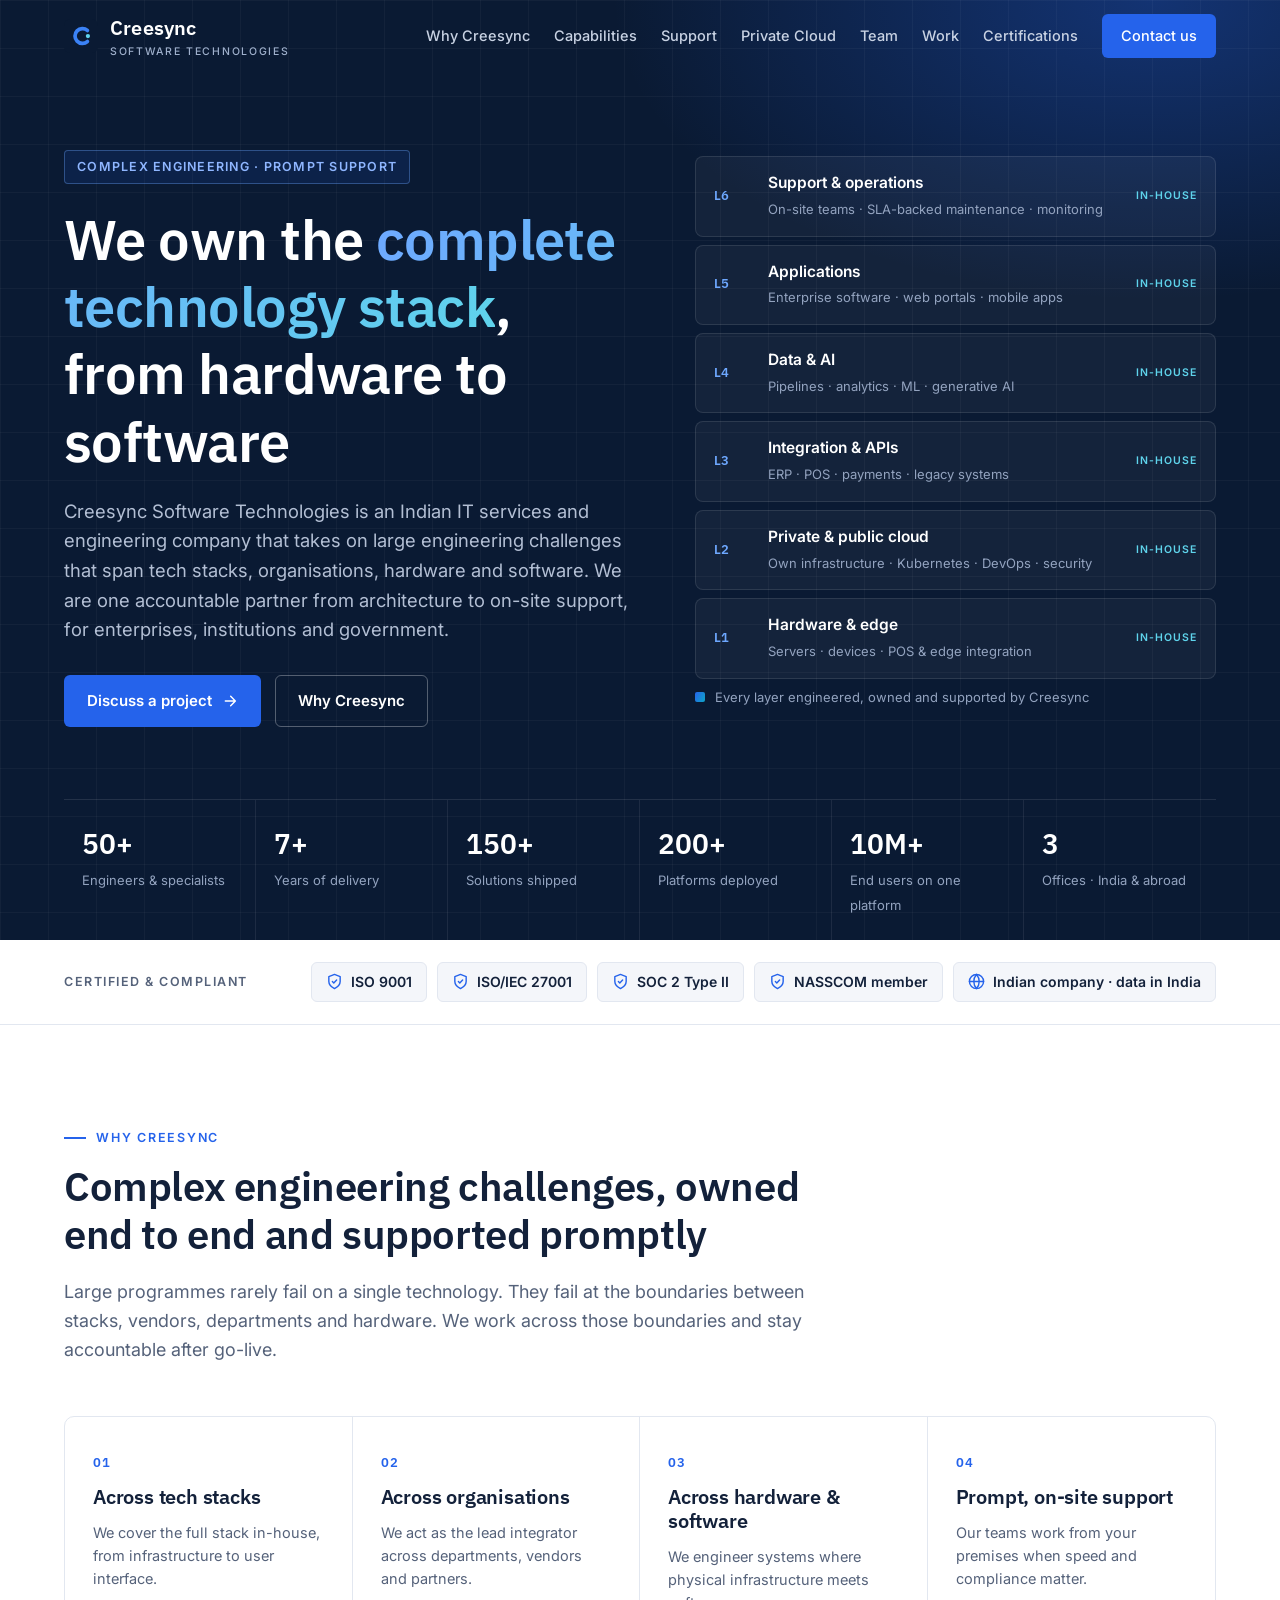
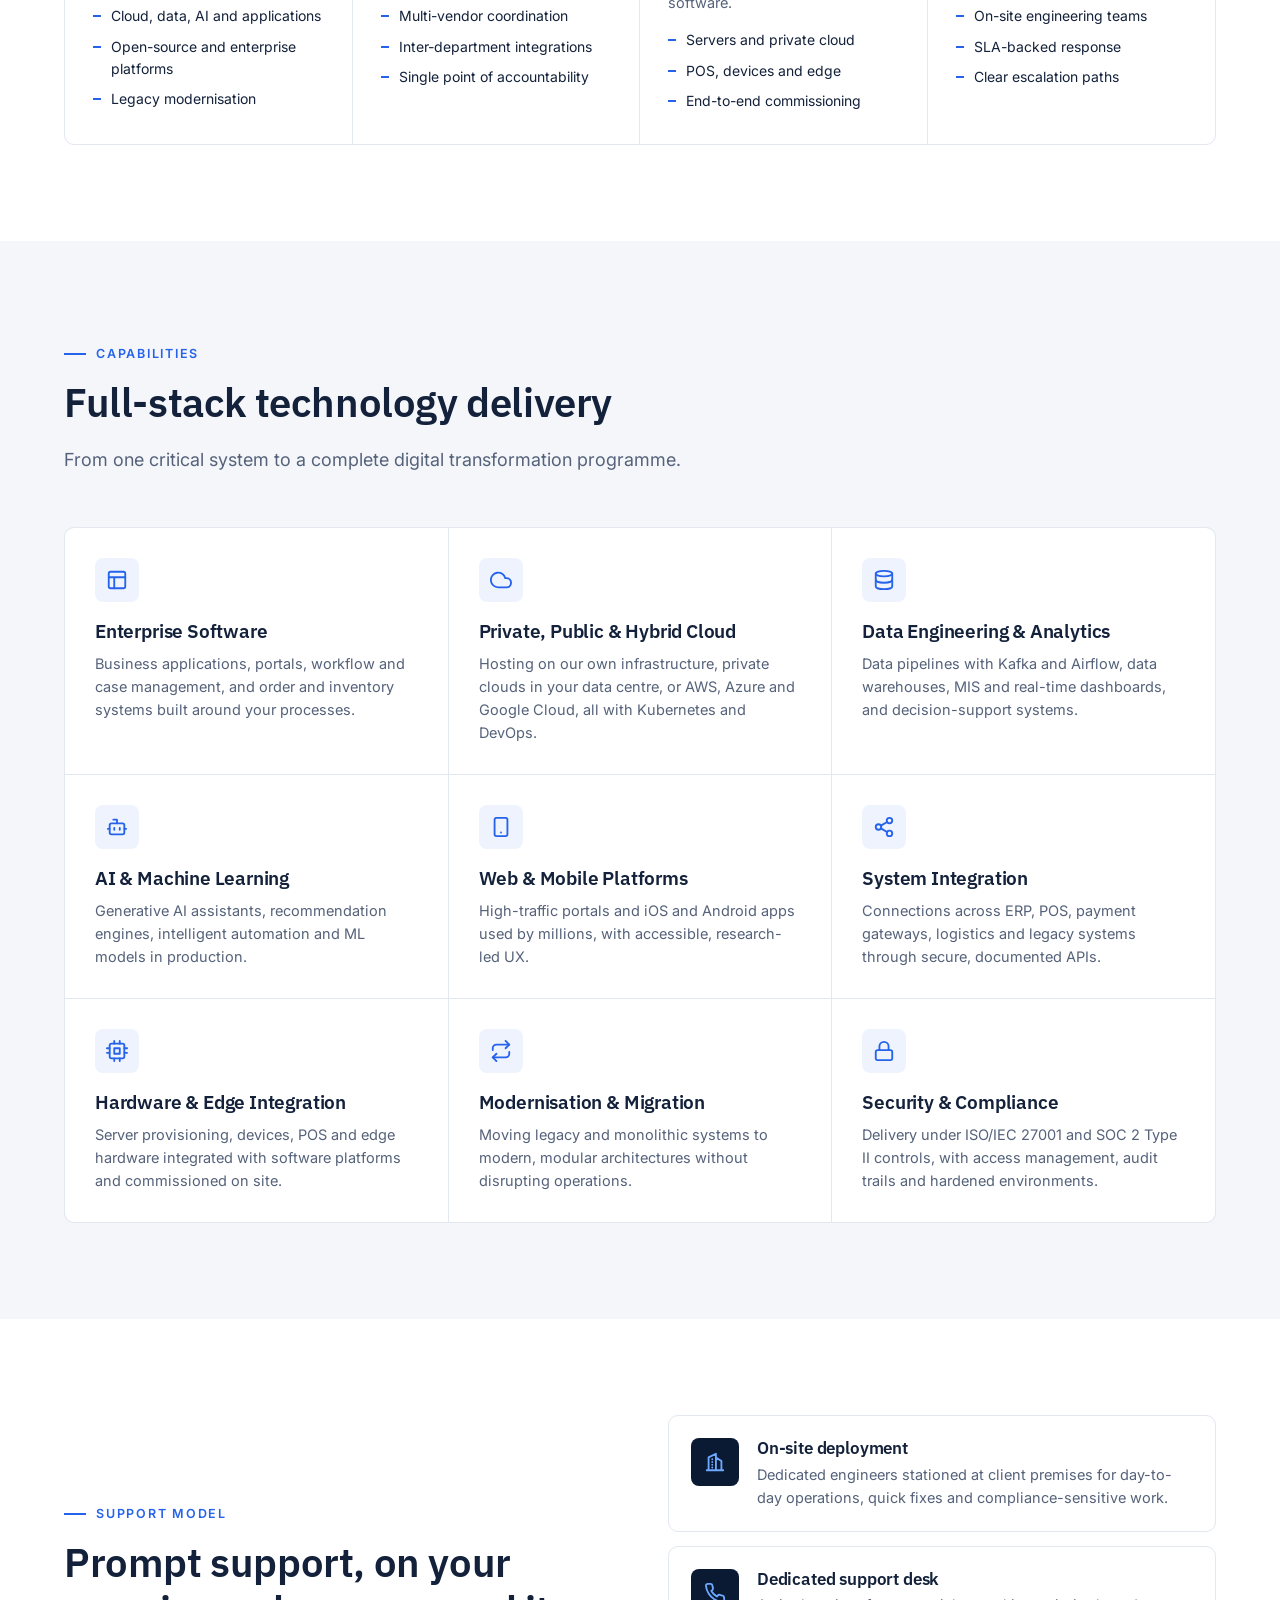
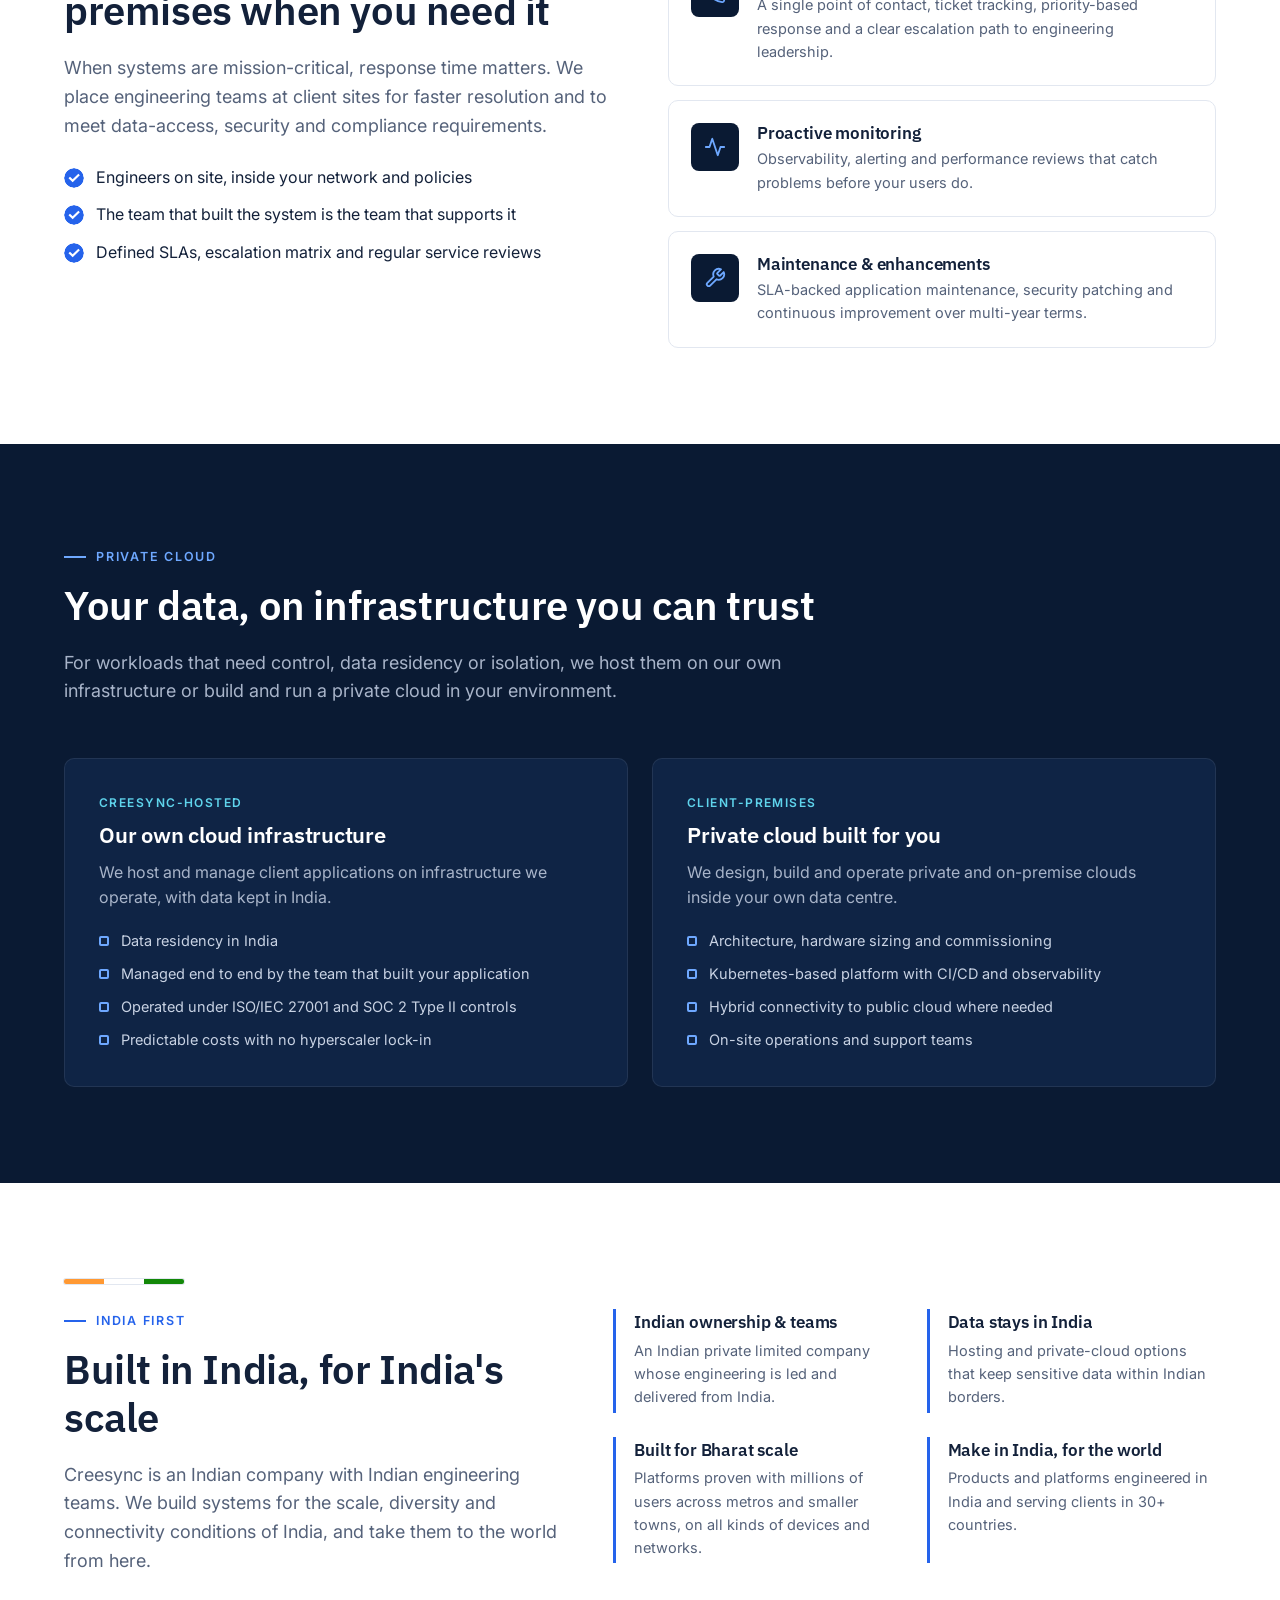
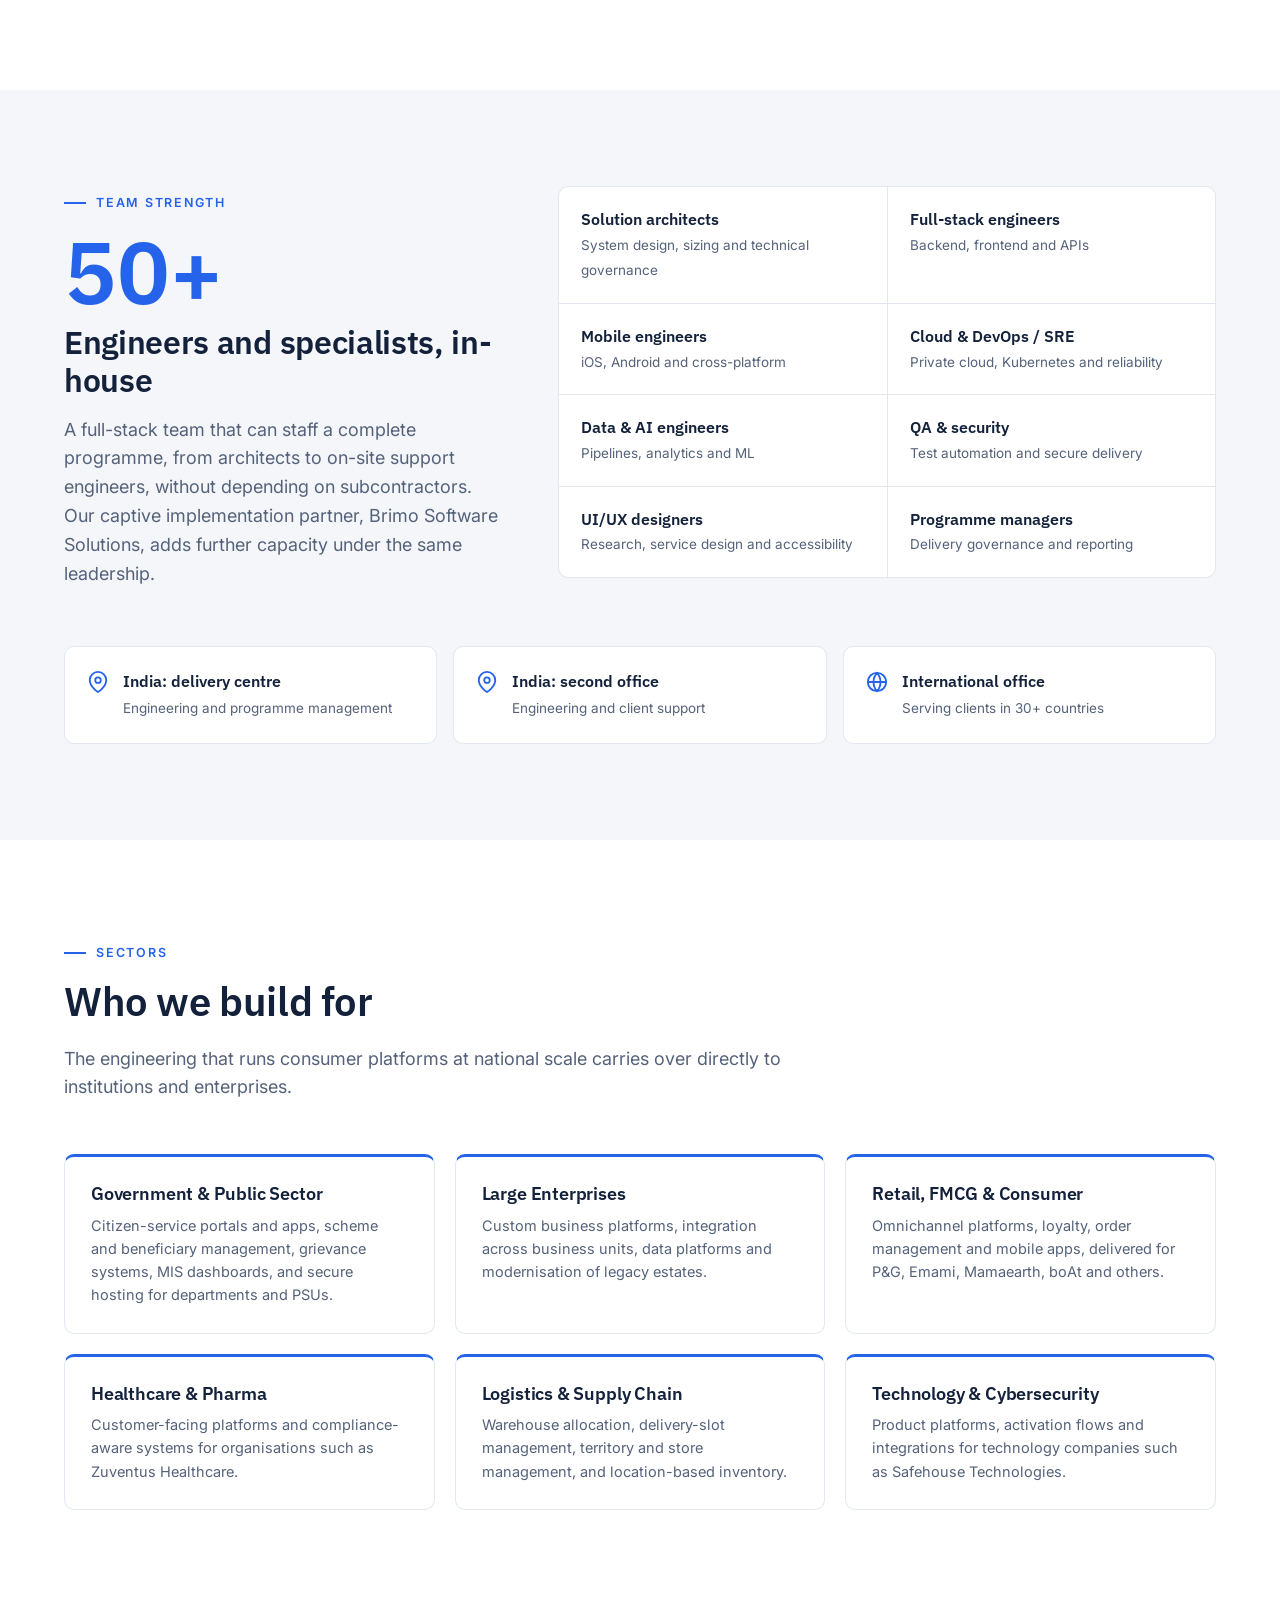
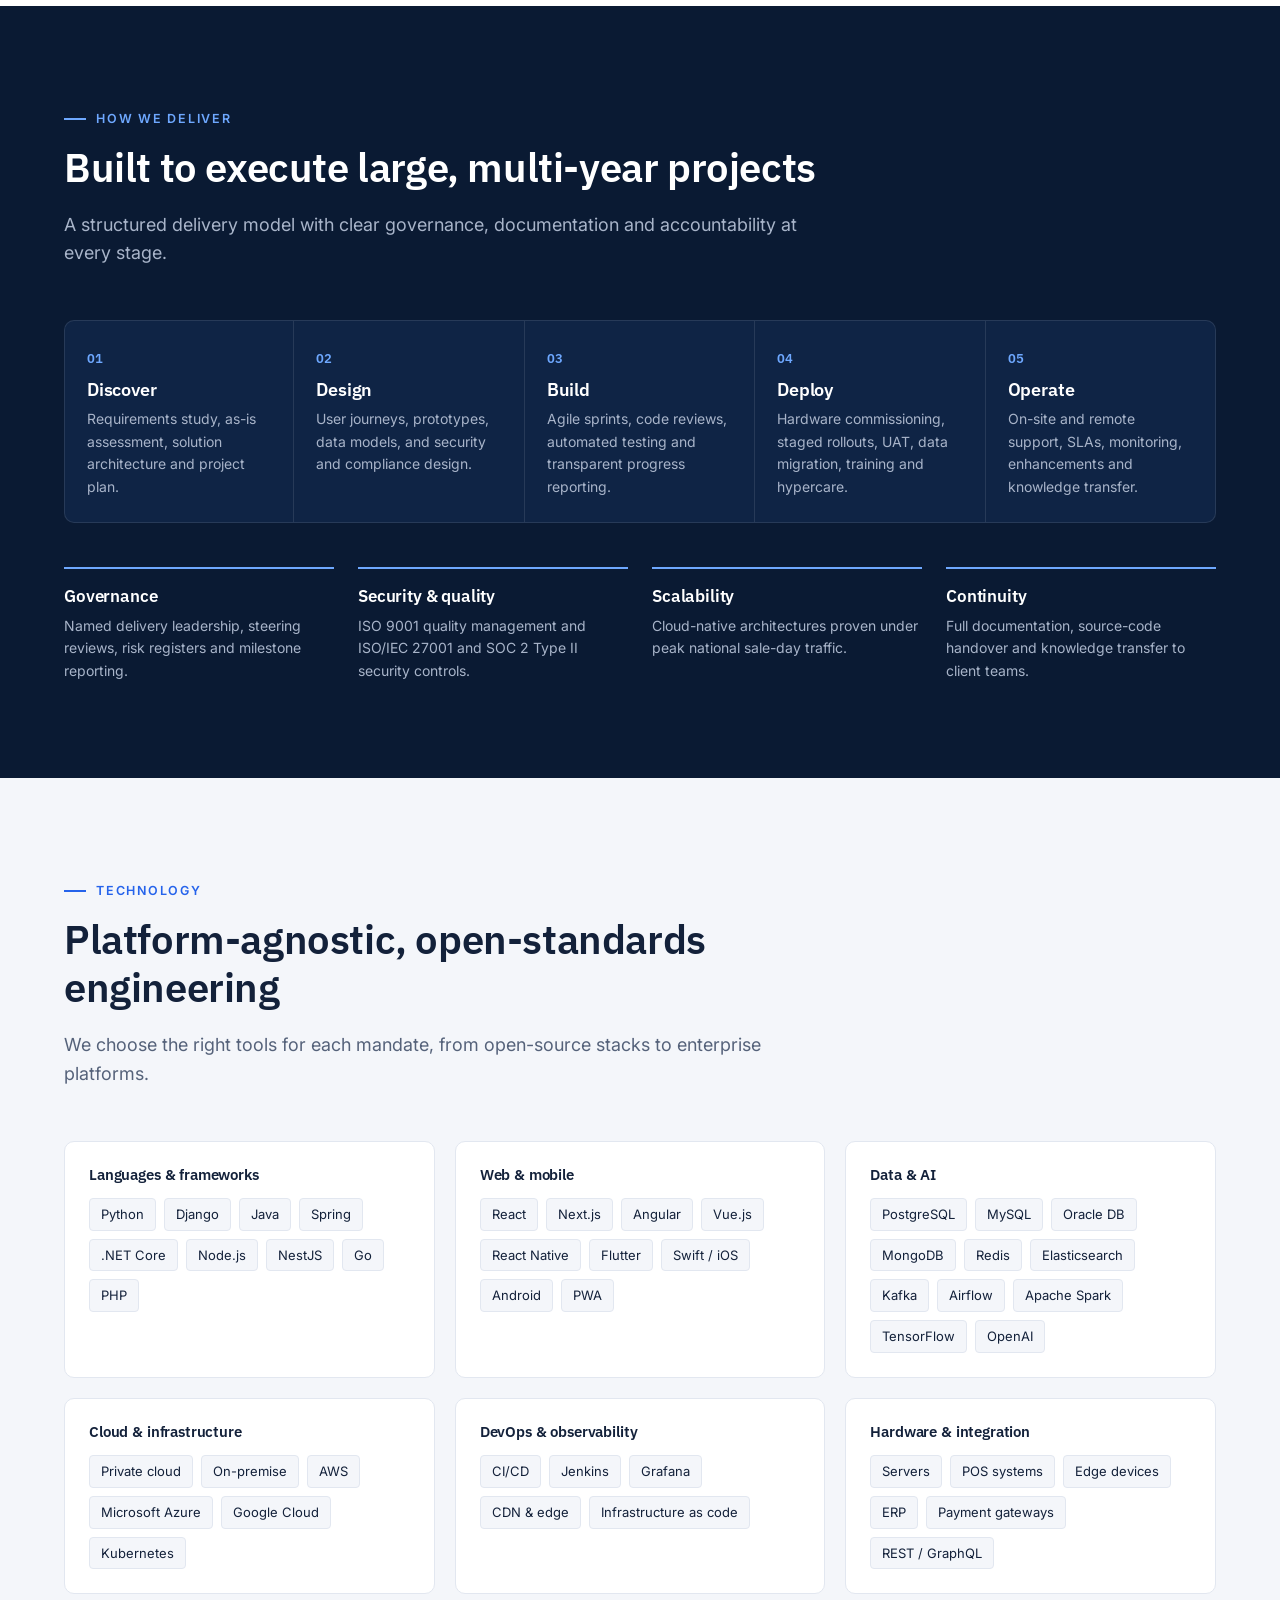
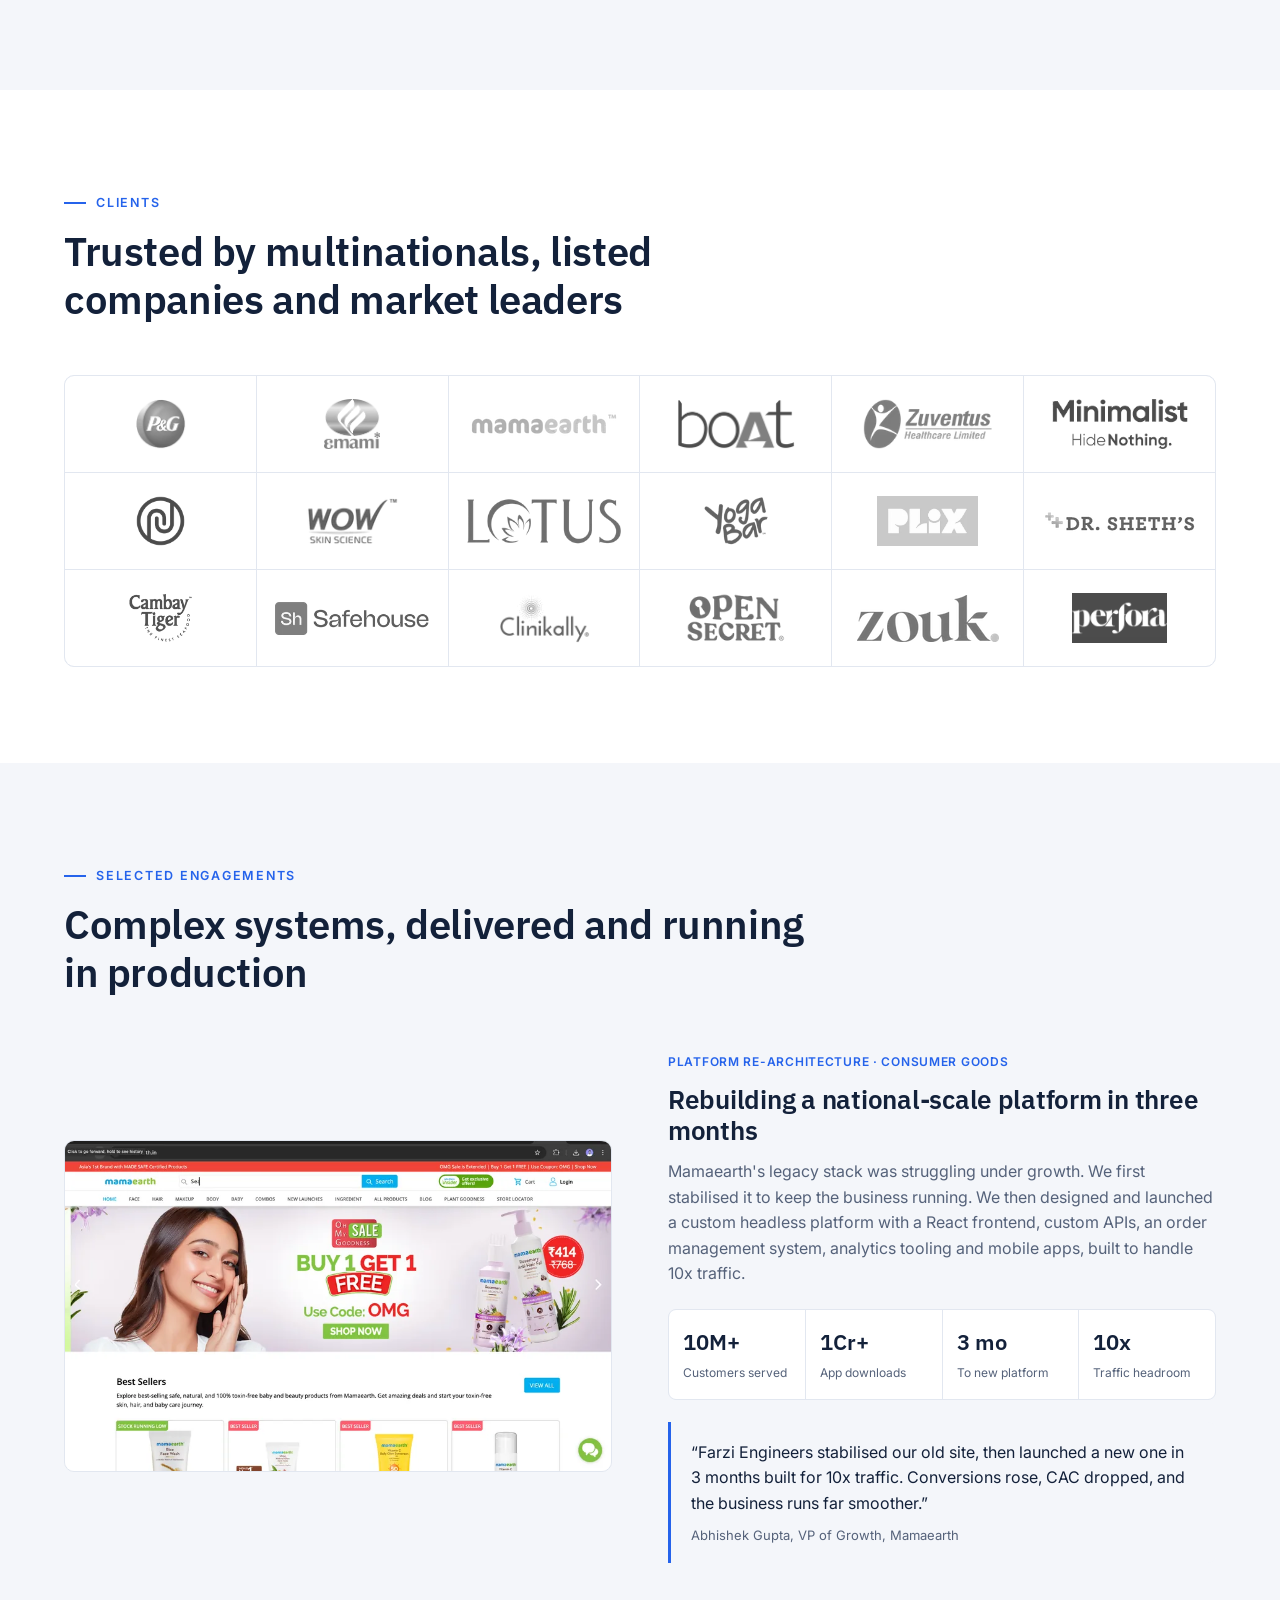
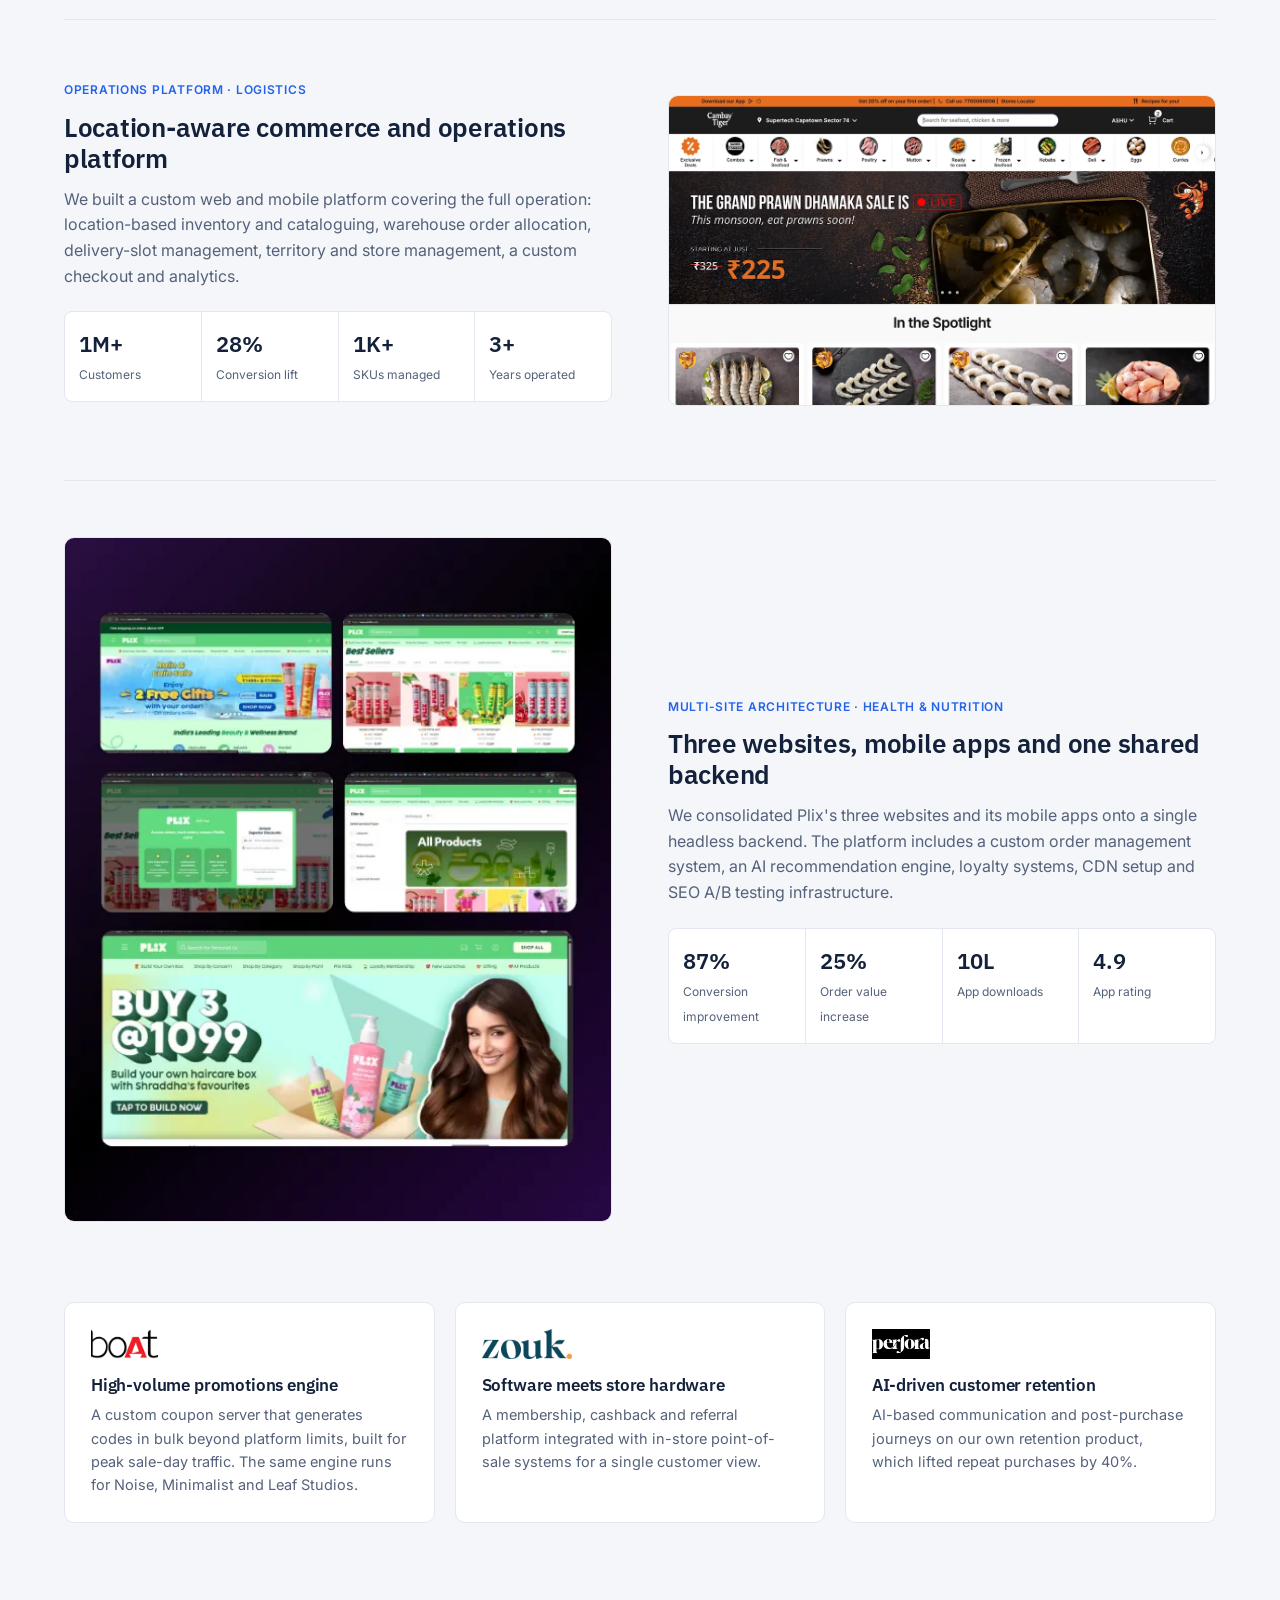
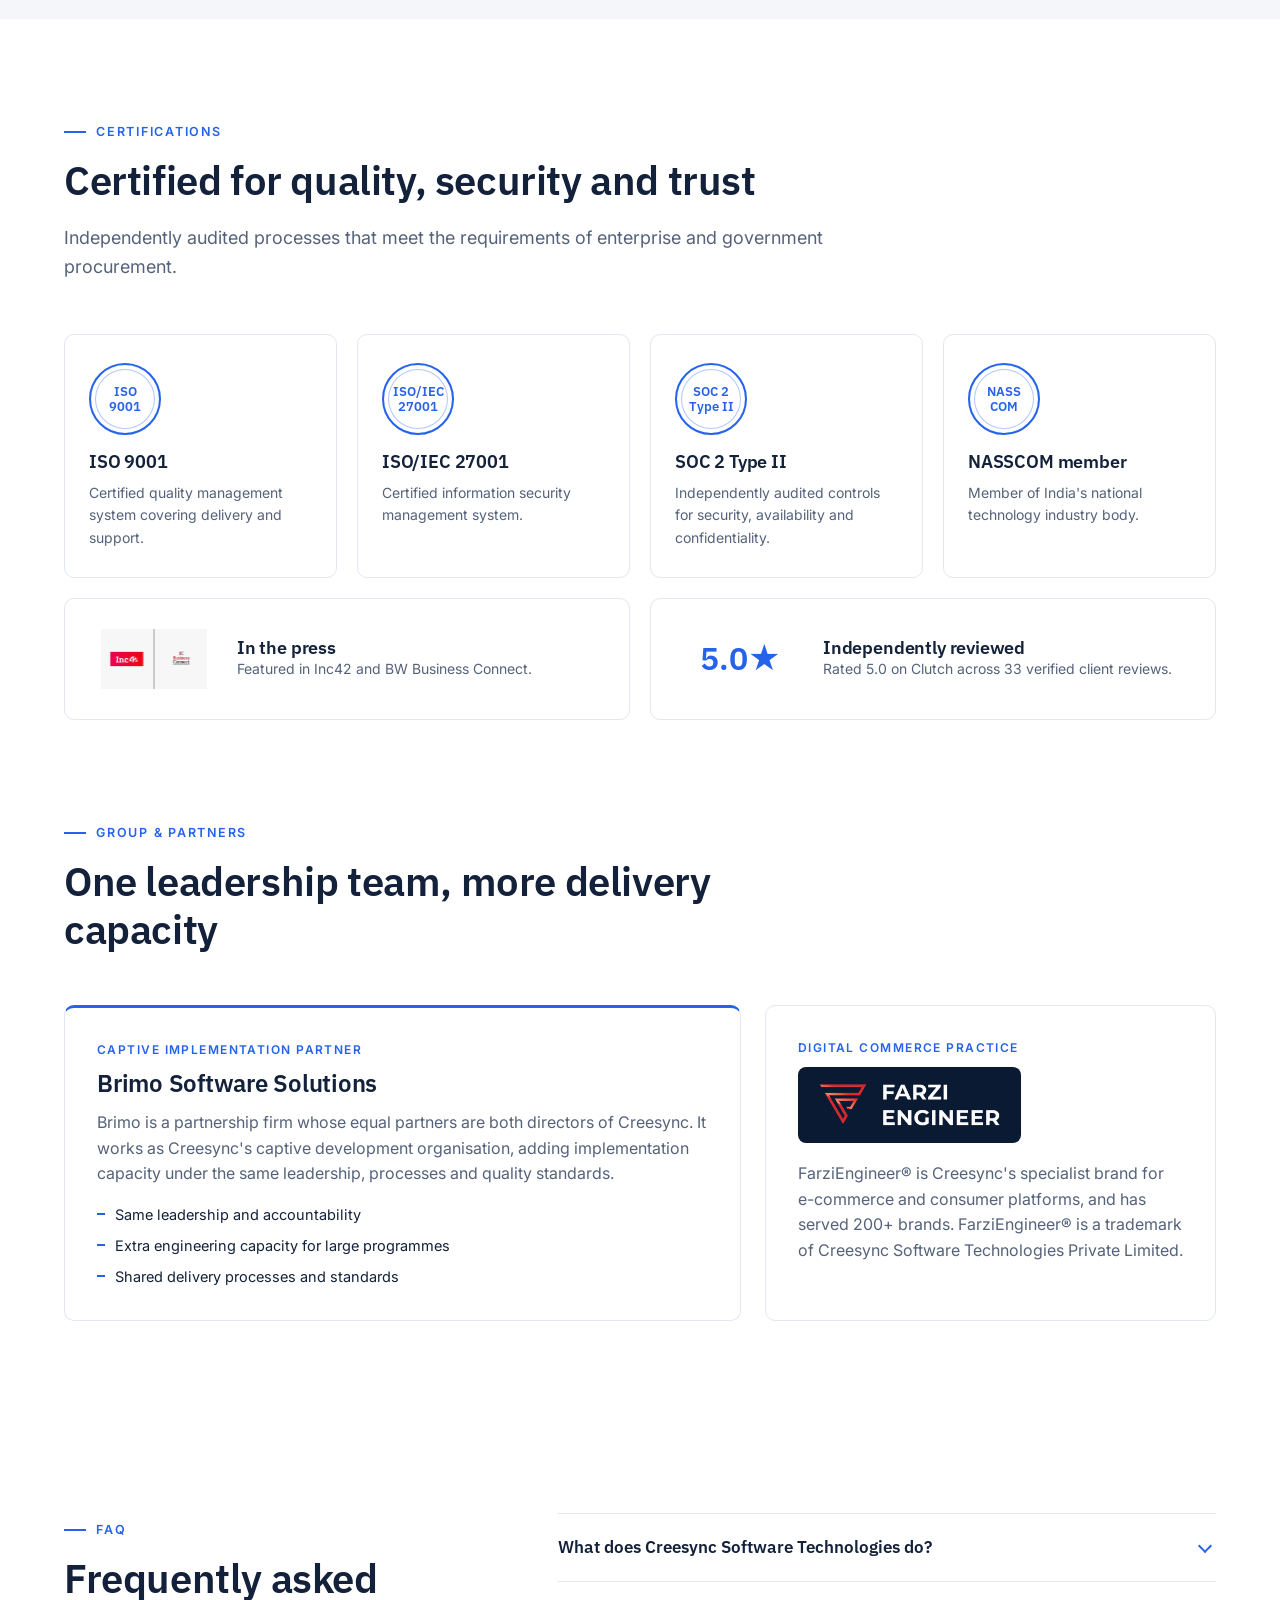
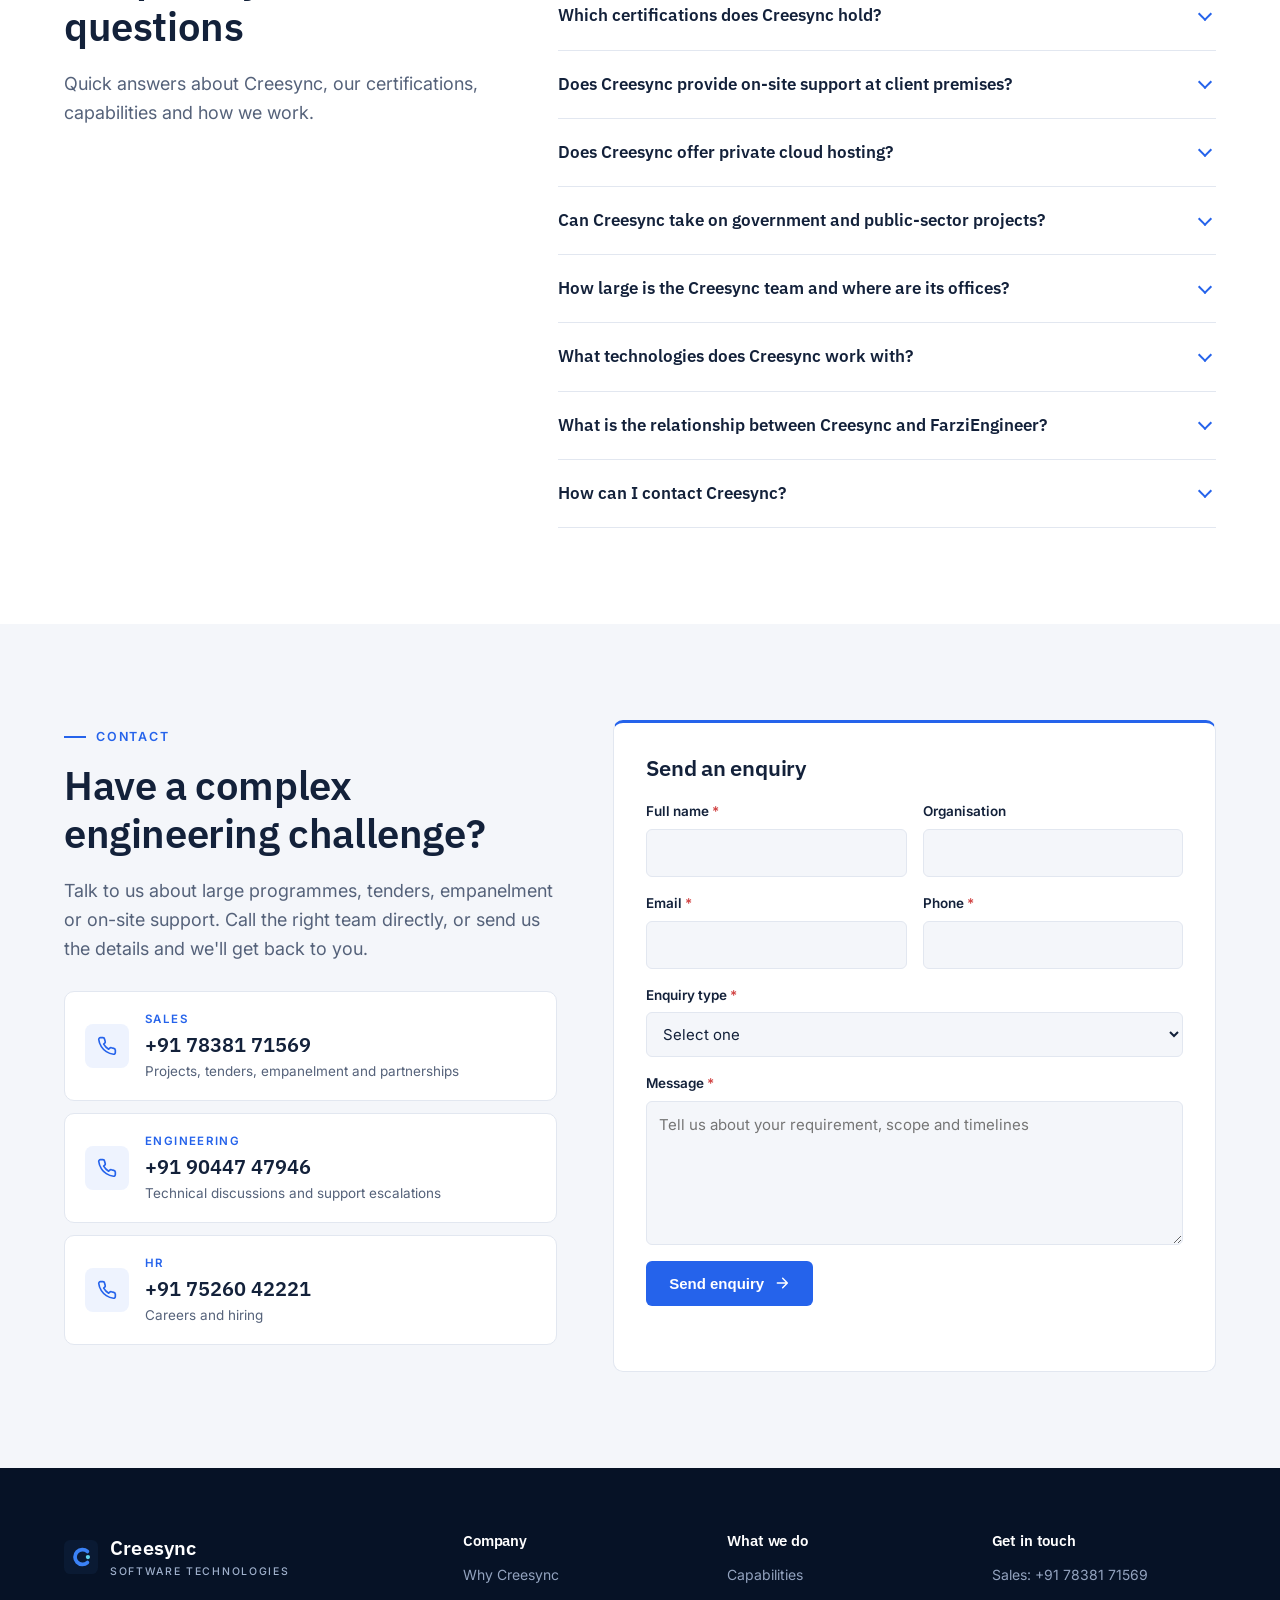
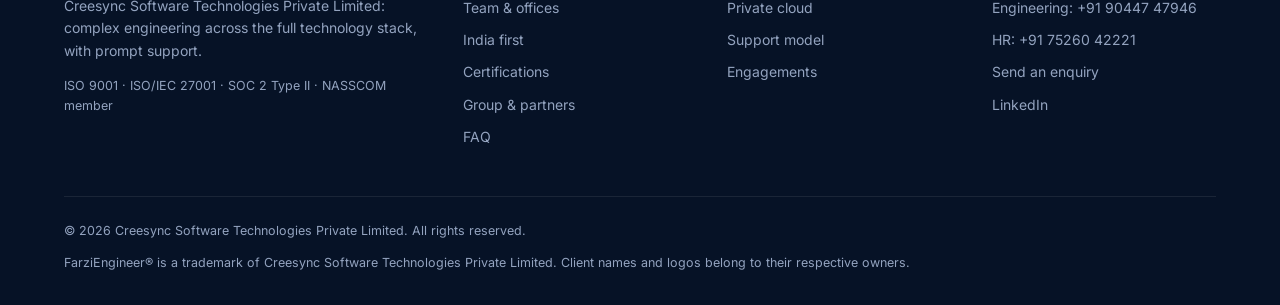
<file: index.html>
<!DOCTYPE html>
<html lang="en-IN">
<head>
  <meta charset="utf-8">
  <meta name="viewport" content="width=device-width, initial-scale=1">
  <title>Creesync | Enterprise Software &amp; Private Cloud, India</title>
  <meta name="description" content="ISO 9001, ISO 27001 &amp; SOC 2 Type II certified Indian IT company building enterprise software, private cloud, data &amp; AI platforms, with on-site support.">
  <meta name="robots" content="index, follow, max-image-preview:large, max-snippet:-1, max-video-preview:-1">
  <meta name="author" content="Creesync Software Technologies Private Limited">
  <meta name="theme-color" content="#0a1a33">
  <link rel="canonical" href="https://creesync.com/">

  <!-- Open Graph / social -->
  <meta property="og:type" content="website">
  <meta property="og:site_name" content="Creesync Software Technologies">
  <meta property="og:locale" content="en_IN">
  <meta property="og:url" content="https://creesync.com/">
  <meta property="og:title" content="Creesync | Complex engineering across the complete technology stack">
  <meta property="og:description" content="Indian IT company for enterprises and government: enterprise software, private cloud, data &amp; AI, hardware integration and on-site support. ISO 9001 · ISO/IEC 27001 · SOC 2 Type II.">
  <meta property="og:image" content="https://creesync.com/assets/img/og-image.png">
  <meta property="og:image:width" content="1200">
  <meta property="og:image:height" content="630">
  <meta property="og:image:alt" content="Creesync Software Technologies: complex engineering across the complete technology stack">
  <meta name="twitter:card" content="summary_large_image">
  <meta name="twitter:title" content="Creesync | Complex engineering across the complete technology stack">
  <meta name="twitter:description" content="Enterprise software, private cloud, data &amp; AI and on-site support. ISO 9001 · ISO/IEC 27001 · SOC 2 Type II.">
  <meta name="twitter:image" content="https://creesync.com/assets/img/og-image.png">

  <!-- Icons -->
  <link rel="icon" href="/favicon.ico" sizes="any">
  <link rel="icon" href="/assets/img/favicon.svg" type="image/svg+xml">
  <link rel="apple-touch-icon" href="/apple-touch-icon.png">

  <link rel="preconnect" href="https://fonts.googleapis.com">
  <link rel="preconnect" href="https://fonts.gstatic.com" crossorigin>
  <link href="https://fonts.googleapis.com/css2?family=IBM+Plex+Sans:wght@500;600&family=Inter:wght@400;500;600&display=swap" rel="stylesheet">
  <link rel="stylesheet" href="assets/css/style.css?v=7">

  <script type="application/ld+json">
{
  "@context": "https://schema.org",
  "@graph": [
    {
      "@type": "Organization",
      "@id": "https://creesync.com/#organization",
      "name": "Creesync Software Technologies Private Limited",
      "legalName": "Creesync Software Technologies Private Limited",
      "alternateName": [
        "Creesync",
        "CreeSync",
        "Creesync Software Technologies",
        "Creesync Software Technologies Pvt Ltd"
      ],
      "url": "https://creesync.com/",
      "logo": {
        "@type": "ImageObject",
        "url": "https://creesync.com/assets/img/logo.png",
        "width": 512,
        "height": 512
      },
      "image": "https://creesync.com/assets/img/og-image.png",
      "description": "Indian technology company that takes on complex engineering challenges across tech stacks, organisations, hardware and software, with private cloud and on-site support. ISO 9001, ISO/IEC 27001 and SOC 2 Type II.",
      "slogan": "Complex engineering across the complete technology stack, with prompt support.",
      "foundingDate": "2019",
      "foundingLocation": {
        "@type": "Place",
        "address": {
          "@type": "PostalAddress",
          "addressCountry": "IN"
        }
      },
      "address": {
        "@type": "PostalAddress",
        "addressCountry": "IN"
      },
      "areaServed": [
        {
          "@type": "Country",
          "name": "India"
        },
        "Worldwide"
      ],
      "numberOfEmployees": {
        "@type": "QuantitativeValue",
        "minValue": 50
      },
      "knowsAbout": [
        "Enterprise software development",
        "Private, public and hybrid cloud",
        "Data engineering and analytics",
        "AI and machine learning",
        "Web and mobile platforms",
        "System integration and APIs",
        "Hardware and edge integration",
        "Legacy modernisation and migration",
        "Security and compliance",
        "On-site support and managed services",
        "Government and public sector IT",
        "Kubernetes",
        "Data residency in India",
        "Digital commerce"
      ],
      "hasCertification": [
        {
          "@type": "Certification",
          "name": "ISO 9001",
          "about": "Quality management system"
        },
        {
          "@type": "Certification",
          "name": "ISO/IEC 27001",
          "about": "Information security management system"
        },
        {
          "@type": "Certification",
          "name": "SOC 2 Type II",
          "about": "Security, availability and confidentiality controls"
        }
      ],
      "memberOf": {
        "@type": "Organization",
        "name": "NASSCOM",
        "url": "https://nasscom.in/"
      },
      "brand": {
        "@type": "Brand",
        "name": "FarziEngineer",
        "url": "https://farziengineer.com/"
      },
      "contactPoint": [
        {
          "@type": "ContactPoint",
          "contactType": "sales",
          "telephone": "+91-7838171569",
          "areaServed": "IN",
          "availableLanguage": [
            "English",
            "Hindi"
          ]
        },
        {
          "@type": "ContactPoint",
          "contactType": "technical support",
          "telephone": "+91-9044747946",
          "areaServed": "IN",
          "availableLanguage": [
            "English",
            "Hindi"
          ]
        },
        {
          "@type": "ContactPoint",
          "contactType": "human resources",
          "telephone": "+91-7526042221",
          "areaServed": "IN",
          "availableLanguage": [
            "English",
            "Hindi"
          ]
        }
      ],
      "sameAs": [
        "https://www.linkedin.com/company/farziengineer"
      ],
      "hasOfferCatalog": {
        "@type": "OfferCatalog",
        "name": "Technology services",
        "itemListElement": [
          {
            "@type": "Offer",
            "itemOffered": {
              "@type": "Service",
              "name": "Enterprise software development",
              "provider": {
                "@id": "https://creesync.com/#organization"
              }
            }
          },
          {
            "@type": "Offer",
            "itemOffered": {
              "@type": "Service",
              "name": "Private, public and hybrid cloud",
              "provider": {
                "@id": "https://creesync.com/#organization"
              }
            }
          },
          {
            "@type": "Offer",
            "itemOffered": {
              "@type": "Service",
              "name": "Data engineering and analytics",
              "provider": {
                "@id": "https://creesync.com/#organization"
              }
            }
          },
          {
            "@type": "Offer",
            "itemOffered": {
              "@type": "Service",
              "name": "AI and machine learning",
              "provider": {
                "@id": "https://creesync.com/#organization"
              }
            }
          },
          {
            "@type": "Offer",
            "itemOffered": {
              "@type": "Service",
              "name": "Web and mobile platforms",
              "provider": {
                "@id": "https://creesync.com/#organization"
              }
            }
          },
          {
            "@type": "Offer",
            "itemOffered": {
              "@type": "Service",
              "name": "System integration and APIs",
              "provider": {
                "@id": "https://creesync.com/#organization"
              }
            }
          },
          {
            "@type": "Offer",
            "itemOffered": {
              "@type": "Service",
              "name": "Hardware and edge integration",
              "provider": {
                "@id": "https://creesync.com/#organization"
              }
            }
          },
          {
            "@type": "Offer",
            "itemOffered": {
              "@type": "Service",
              "name": "Legacy modernisation and migration",
              "provider": {
                "@id": "https://creesync.com/#organization"
              }
            }
          },
          {
            "@type": "Offer",
            "itemOffered": {
              "@type": "Service",
              "name": "Security and compliance",
              "provider": {
                "@id": "https://creesync.com/#organization"
              }
            }
          },
          {
            "@type": "Offer",
            "itemOffered": {
              "@type": "Service",
              "name": "On-site support and managed services",
              "provider": {
                "@id": "https://creesync.com/#organization"
              }
            }
          }
        ]
      }
    },
    {
      "@type": "WebSite",
      "@id": "https://creesync.com/#website",
      "url": "https://creesync.com/",
      "name": "Creesync Software Technologies",
      "publisher": {
        "@id": "https://creesync.com/#organization"
      },
      "inLanguage": "en-IN"
    },
    {
      "@type": "WebPage",
      "@id": "https://creesync.com/#webpage",
      "url": "https://creesync.com/",
      "name": "Creesync | Enterprise Software & Private Cloud, India",
      "isPartOf": {
        "@id": "https://creesync.com/#website"
      },
      "about": {
        "@id": "https://creesync.com/#organization"
      },
      "primaryImageOfPage": "https://creesync.com/assets/img/og-image.png",
      "inLanguage": "en-IN",
      "dateModified": "2026-10-14"
    },
    {
      "@type": "FAQPage",
      "@id": "https://creesync.com/#faq",
      "mainEntity": [
        {
          "@type": "Question",
          "name": "What does Creesync Software Technologies do?",
          "acceptedAnswer": {
            "@type": "Answer",
            "text": "Creesync Software Technologies Private Limited is an Indian technology company that designs, builds and supports large software platforms for enterprises, institutions and the public sector. It covers the complete technology stack: hardware and edge integration, private and public cloud, system integration and APIs, data and AI, web and mobile applications, and on-site support and operations."
          }
        },
        {
          "@type": "Question",
          "name": "Which certifications does Creesync hold?",
          "acceptedAnswer": {
            "@type": "Answer",
            "text": "Creesync is certified to ISO 9001 (quality management) and ISO/IEC 27001 (information security), holds a SOC 2 Type II report, and is a member of NASSCOM."
          }
        },
        {
          "@type": "Question",
          "name": "Does Creesync provide on-site support at client premises?",
          "acceptedAnswer": {
            "@type": "Answer",
            "text": "Yes. Creesync places dedicated engineering teams at client premises for faster support and to meet data-access, security and compliance requirements, backed by a support desk, escalation matrix, monitoring and SLA-based maintenance."
          }
        },
        {
          "@type": "Question",
          "name": "Does Creesync offer private cloud hosting?",
          "acceptedAnswer": {
            "@type": "Answer",
            "text": "Yes. Creesync hosts client applications on its own cloud infrastructure with data kept in India, and also designs, builds and operates private and on-premise clouds inside client data centres, with hybrid connectivity to AWS, Azure or Google Cloud where needed."
          }
        },
        {
          "@type": "Question",
          "name": "Can Creesync take on government and public-sector projects?",
          "acceptedAnswer": {
            "@type": "Answer",
            "text": "Creesync builds the kinds of systems public-sector organisations need, including citizen-service portals and mobile apps, scheme and beneficiary management, grievance systems, MIS dashboards and secure hosting. It is an Indian company with ISO 9001, ISO/IEC 27001 and SOC 2 Type II certification, and participates in tenders and vendor empanelment."
          }
        },
        {
          "@type": "Question",
          "name": "How large is the Creesync team and where are its offices?",
          "acceptedAnswer": {
            "@type": "Answer",
            "text": "Creesync has 50+ in-house engineers and specialists, including solution architects, full-stack, mobile, cloud and DevOps, data and AI, QA and security engineers, designers and programme managers. It has two offices in India and one international office, and its captive implementation partner Brimo Software Solutions adds further capacity under the same leadership."
          }
        },
        {
          "@type": "Question",
          "name": "What technologies does Creesync work with?",
          "acceptedAnswer": {
            "@type": "Answer",
            "text": "Creesync works with Python, Django, Java, Spring, .NET Core, Node.js, Go, React, Next.js, Angular, Flutter, React Native, iOS and Android, PostgreSQL, Oracle, MongoDB, Kafka, Airflow, Spark, TensorFlow and OpenAI, on private cloud, on-premise infrastructure, AWS, Azure and Google Cloud with Kubernetes."
          }
        },
        {
          "@type": "Question",
          "name": "What is the relationship between Creesync and FarziEngineer?",
          "acceptedAnswer": {
            "@type": "Answer",
            "text": "FarziEngineer is a registered trademark of Creesync Software Technologies Private Limited and is Creesync's digital commerce practice, which has served 200+ brands including Mamaearth, boAt and Plix."
          }
        },
        {
          "@type": "Question",
          "name": "How can I contact Creesync?",
          "acceptedAnswer": {
            "@type": "Answer",
            "text": "Call Sales on +91 78381 71569, Engineering on +91 90447 47946 or HR on +91 75260 42221, or send an enquiry through the form at creesync.com/#contact."
          }
        }
      ]
    }
  ]
}
  </script>
</head>
<body>

<header class="site-header">
  <div class="container nav">
    <a href="#top" class="brand" aria-label="Creesync home">
      <img src="assets/img/favicon.svg" alt="" width="34" height="34">
      <span>Creesync<small>Software Technologies</small></span>
    </a>
    <button class="nav-toggle" aria-label="Toggle menu" aria-expanded="false">
      <svg viewBox="0 0 24 24" fill="none" stroke="currentColor" stroke-width="2" stroke-linecap="round"><path d="M4 7h16M4 12h16M4 17h16"/></svg>
    </button>
    <nav class="nav-links" aria-label="Main">
      <a href="#why">Why Creesync</a>
      <a href="#capabilities">Capabilities</a>
      <a href="#support">Support</a>
      <a href="#cloud">Private Cloud</a>
      <a href="#team">Team</a>
      <a href="#work">Work</a>
      <a href="#credentials">Certifications</a>
      <a class="btn btn-primary" href="#contact">Contact us</a>
    </nav>
  </div>
</header>

<main id="top">

  <!-- Hero -->
  <section class="hero">
    <div class="container">
      <div class="hero-grid">
        <div>
          <span class="hero-kicker">Complex engineering · Prompt support</span>
          <h1>We own the <span class="grad">complete technology stack</span>, from hardware to software</h1>
          <p class="lead">Creesync Software Technologies is an Indian IT services and engineering company that takes on large engineering challenges that span tech stacks, organisations, hardware and software. We are one accountable partner from architecture to on-site support, for enterprises, institutions and government.</p>
          <div class="hero-cta">
            <a class="btn btn-primary" href="#contact">
              Discuss a project
              <svg viewBox="0 0 24 24" fill="none" stroke="currentColor" stroke-width="2.2" stroke-linecap="round" stroke-linejoin="round"><path d="M5 12h14M13 5l7 7-7 7"/></svg>
            </a>
            <a class="btn btn-ghost" href="#why">Why Creesync</a>
          </div>
        </div>
        <div class="reveal">
          <div class="stack" aria-label="Technology layers Creesync engineers in-house">
            <div class="layer"><span class="k">L6</span><div><b>Support &amp; operations</b><small>On-site teams · SLA-backed maintenance · monitoring</small></div><span class="own">In-house</span></div>
            <div class="layer"><span class="k">L5</span><div><b>Applications</b><small>Enterprise software · web portals · mobile apps</small></div><span class="own">In-house</span></div>
            <div class="layer"><span class="k">L4</span><div><b>Data &amp; AI</b><small>Pipelines · analytics · ML · generative AI</small></div><span class="own">In-house</span></div>
            <div class="layer"><span class="k">L3</span><div><b>Integration &amp; APIs</b><small>ERP · POS · payments · legacy systems</small></div><span class="own">In-house</span></div>
            <div class="layer"><span class="k">L2</span><div><b>Private &amp; public cloud</b><small>Own infrastructure · Kubernetes · DevOps · security</small></div><span class="own">In-house</span></div>
            <div class="layer"><span class="k">L1</span><div><b>Hardware &amp; edge</b><small>Servers · devices · POS &amp; edge integration</small></div><span class="own">In-house</span></div>
          </div>
          <p class="stack-caption">Every layer engineered, owned and supported by Creesync</p>
        </div>
      </div>

      <div class="trustbar reveal">
        <div class="trust"><b>50+</b><span>Engineers &amp; specialists</span></div>
        <div class="trust"><b>7+</b><span>Years of delivery</span></div>
        <div class="trust"><b>150+</b><span>Solutions shipped</span></div>
        <div class="trust"><b>200+</b><span>Platforms deployed</span></div>
        <div class="trust"><b>10M+</b><span>End users on one platform</span></div>
        <div class="trust"><b>3</b><span>Offices · India &amp; abroad</span></div>
      </div>
    </div>
  </section>

  <!-- Certifications strip -->
  <div class="certstrip">
    <div class="container">
      <p>Certified &amp; compliant</p>
      <div class="badges">
        <span class="badge"><svg viewBox="0 0 24 24" fill="none" stroke="currentColor" stroke-width="2" stroke-linecap="round" stroke-linejoin="round"><path d="M12 22s8-4 8-10V5l-8-3-8 3v7c0 6 8 10 8 10z"/><path d="m9 12 2 2 4-4"/></svg>ISO 9001</span>
        <span class="badge"><svg viewBox="0 0 24 24" fill="none" stroke="currentColor" stroke-width="2" stroke-linecap="round" stroke-linejoin="round"><path d="M12 22s8-4 8-10V5l-8-3-8 3v7c0 6 8 10 8 10z"/><path d="m9 12 2 2 4-4"/></svg>ISO/IEC 27001</span>
        <span class="badge"><svg viewBox="0 0 24 24" fill="none" stroke="currentColor" stroke-width="2" stroke-linecap="round" stroke-linejoin="round"><path d="M12 22s8-4 8-10V5l-8-3-8 3v7c0 6 8 10 8 10z"/><path d="m9 12 2 2 4-4"/></svg>SOC 2 Type II</span>
        <span class="badge"><svg viewBox="0 0 24 24" fill="none" stroke="currentColor" stroke-width="2" stroke-linecap="round" stroke-linejoin="round"><path d="M12 22s8-4 8-10V5l-8-3-8 3v7c0 6 8 10 8 10z"/><path d="m9 12 2 2 4-4"/></svg>NASSCOM member</span>
        <span class="badge"><svg viewBox="0 0 24 24" fill="none" stroke="currentColor" stroke-width="2" stroke-linecap="round" stroke-linejoin="round"><circle cx="12" cy="12" r="10"/><path d="M2 12h20M12 2a15 15 0 0 1 0 20M12 2a15 15 0 0 0 0 20"/></svg>Indian company · data in India</span>
      </div>
    </div>
  </div>

  <!-- Why Creesync -->
  <section class="section" id="why">
    <div class="container">
      <div class="section-head reveal">
        <span class="eyebrow">Why Creesync</span>
        <h2>Complex engineering challenges, owned end to end and supported promptly</h2>
        <p class="lead">Large programmes rarely fail on a single technology. They fail at the boundaries between stacks, vendors, departments and hardware. We work across those boundaries and stay accountable after go-live.</p>
      </div>
      <div class="usp reveal">
        <div>
          <span class="num">01</span>
          <h3>Across tech stacks</h3>
          <p>We cover the full stack in-house, from infrastructure to user interface.</p>
          <ul><li>Cloud, data, AI and applications</li><li>Open-source and enterprise platforms</li><li>Legacy modernisation</li></ul>
        </div>
        <div>
          <span class="num">02</span>
          <h3>Across organisations</h3>
          <p>We act as the lead integrator across departments, vendors and partners.</p>
          <ul><li>Multi-vendor coordination</li><li>Inter-department integrations</li><li>Single point of accountability</li></ul>
        </div>
        <div>
          <span class="num">03</span>
          <h3>Across hardware &amp; software</h3>
          <p>We engineer systems where physical infrastructure meets software.</p>
          <ul><li>Servers and private cloud</li><li>POS, devices and edge</li><li>End-to-end commissioning</li></ul>
        </div>
        <div>
          <span class="num">04</span>
          <h3>Prompt, on-site support</h3>
          <p>Our teams work from your premises when speed and compliance matter.</p>
          <ul><li>On-site engineering teams</li><li>SLA-backed response</li><li>Clear escalation paths</li></ul>
        </div>
      </div>
    </div>
  </section>

  <!-- Capabilities -->
  <section class="section soft" id="capabilities">
    <div class="container">
      <div class="section-head reveal">
        <span class="eyebrow">Capabilities</span>
        <h2>Full-stack technology delivery</h2>
        <p class="lead">From one critical system to a complete digital transformation programme.</p>
      </div>
      <div class="services reveal">
        <div class="service">
          <div class="icon"><svg viewBox="0 0 24 24" fill="none" stroke="currentColor" stroke-width="2" stroke-linecap="round" stroke-linejoin="round"><rect x="3" y="3" width="18" height="18" rx="2"/><path d="M3 9h18M9 21V9"/></svg></div>
          <h3>Enterprise Software</h3>
          <p>Business applications, portals, workflow and case management, and order and inventory systems built around your processes.</p>
        </div>
        <div class="service">
          <div class="icon"><svg viewBox="0 0 24 24" fill="none" stroke="currentColor" stroke-width="2" stroke-linecap="round" stroke-linejoin="round"><path d="M18 10h-1.3A8 8 0 1 0 9 20h9a5 5 0 0 0 0-10z"/></svg></div>
          <h3>Private, Public &amp; Hybrid Cloud</h3>
          <p>Hosting on our own infrastructure, private clouds in your data centre, or AWS, Azure and Google Cloud, all with Kubernetes and DevOps.</p>
        </div>
        <div class="service">
          <div class="icon"><svg viewBox="0 0 24 24" fill="none" stroke="currentColor" stroke-width="2" stroke-linecap="round" stroke-linejoin="round"><ellipse cx="12" cy="5" rx="9" ry="3"/><path d="M21 12c0 1.7-4 3-9 3s-9-1.3-9-3"/><path d="M3 5v14c0 1.7 4 3 9 3s9-1.3 9-3V5"/></svg></div>
          <h3>Data Engineering &amp; Analytics</h3>
          <p>Data pipelines with Kafka and Airflow, data warehouses, MIS and real-time dashboards, and decision-support systems.</p>
        </div>
        <div class="service">
          <div class="icon"><svg viewBox="0 0 24 24" fill="none" stroke="currentColor" stroke-width="2" stroke-linecap="round" stroke-linejoin="round"><path d="M12 8V4H8"/><rect x="4" y="8" width="16" height="12" rx="2"/><path d="M2 14h2M20 14h2M15 13v2M9 13v2"/></svg></div>
          <h3>AI &amp; Machine Learning</h3>
          <p>Generative AI assistants, recommendation engines, intelligent automation and ML models in production.</p>
        </div>
        <div class="service">
          <div class="icon"><svg viewBox="0 0 24 24" fill="none" stroke="currentColor" stroke-width="2" stroke-linecap="round" stroke-linejoin="round"><rect x="5" y="2" width="14" height="20" rx="2"/><path d="M12 18h.01"/></svg></div>
          <h3>Web &amp; Mobile Platforms</h3>
          <p>High-traffic portals and iOS and Android apps used by millions, with accessible, research-led UX.</p>
        </div>
        <div class="service">
          <div class="icon"><svg viewBox="0 0 24 24" fill="none" stroke="currentColor" stroke-width="2" stroke-linecap="round" stroke-linejoin="round"><circle cx="18" cy="5" r="3"/><circle cx="6" cy="12" r="3"/><circle cx="18" cy="19" r="3"/><path d="m8.6 13.5 6.8 4M15.4 6.5l-6.8 4"/></svg></div>
          <h3>System Integration</h3>
          <p>Connections across ERP, POS, payment gateways, logistics and legacy systems through secure, documented APIs.</p>
        </div>
        <div class="service">
          <div class="icon"><svg viewBox="0 0 24 24" fill="none" stroke="currentColor" stroke-width="2" stroke-linecap="round" stroke-linejoin="round"><rect x="4" y="4" width="16" height="16" rx="2"/><rect x="9" y="9" width="6" height="6"/><path d="M9 1v3M15 1v3M9 20v3M15 20v3M20 9h3M20 14h3M1 9h3M1 14h3"/></svg></div>
          <h3>Hardware &amp; Edge Integration</h3>
          <p>Server provisioning, devices, POS and edge hardware integrated with software platforms and commissioned on site.</p>
        </div>
        <div class="service">
          <div class="icon"><svg viewBox="0 0 24 24" fill="none" stroke="currentColor" stroke-width="2" stroke-linecap="round" stroke-linejoin="round"><path d="M17 1l4 4-4 4"/><path d="M3 11V9a4 4 0 0 1 4-4h14M7 23l-4-4 4-4"/><path d="M21 13v2a4 4 0 0 1-4 4H3"/></svg></div>
          <h3>Modernisation &amp; Migration</h3>
          <p>Moving legacy and monolithic systems to modern, modular architectures without disrupting operations.</p>
        </div>
        <div class="service">
          <div class="icon"><svg viewBox="0 0 24 24" fill="none" stroke="currentColor" stroke-width="2" stroke-linecap="round" stroke-linejoin="round"><rect x="3" y="11" width="18" height="11" rx="2"/><path d="M7 11V7a5 5 0 0 1 10 0v4"/></svg></div>
          <h3>Security &amp; Compliance</h3>
          <p>Delivery under ISO/IEC 27001 and SOC 2 Type II controls, with access management, audit trails and hardened environments.</p>
        </div>
      </div>
    </div>
  </section>

  <!-- Support -->
  <section class="section" id="support">
    <div class="container support">
      <div class="reveal">
        <span class="eyebrow">Support model</span>
        <h2 style="font-size:clamp(28px,3.6vw,40px)">Prompt support, on your premises when you need it</h2>
        <p class="lead">When systems are mission-critical, response time matters. We place engineering teams at client sites for faster resolution and to meet data-access, security and compliance requirements.</p>
        <ul class="checks">
          <li>Engineers on site, inside your network and policies</li>
          <li>The team that built the system is the team that supports it</li>
          <li>Defined SLAs, escalation matrix and regular service reviews</li>
        </ul>
      </div>
      <div class="support-tiers reveal">
        <div class="tier">
          <div class="ico"><svg viewBox="0 0 24 24" fill="none" stroke="currentColor" stroke-width="2" stroke-linecap="round" stroke-linejoin="round"><path d="M3 21h18M5 21V7l8-4v18M19 21V11l-6-4"/><path d="M9 9v.01M9 12v.01M9 15v.01M9 18v.01"/></svg></div>
          <div><h4>On-site deployment</h4><p>Dedicated engineers stationed at client premises for day-to-day operations, quick fixes and compliance-sensitive work.</p></div>
        </div>
        <div class="tier">
          <div class="ico"><svg viewBox="0 0 24 24" fill="none" stroke="currentColor" stroke-width="2" stroke-linecap="round" stroke-linejoin="round"><path d="M22 16.9v3a2 2 0 0 1-2.2 2 19.8 19.8 0 0 1-8.6-3.1 19.5 19.5 0 0 1-6-6A19.8 19.8 0 0 1 2.1 4.2 2 2 0 0 1 4.1 2h3a2 2 0 0 1 2 1.7c.1.9.4 1.8.7 2.7a2 2 0 0 1-.5 2.1L8 9.8a16 16 0 0 0 6 6l1.3-1.3a2 2 0 0 1 2.1-.4c.9.3 1.8.6 2.7.7a2 2 0 0 1 1.7 2z"/></svg></div>
          <div><h4>Dedicated support desk</h4><p>A single point of contact, ticket tracking, priority-based response and a clear escalation path to engineering leadership.</p></div>
        </div>
        <div class="tier">
          <div class="ico"><svg viewBox="0 0 24 24" fill="none" stroke="currentColor" stroke-width="2" stroke-linecap="round" stroke-linejoin="round"><path d="M22 12h-4l-3 9L9 3l-3 9H2"/></svg></div>
          <div><h4>Proactive monitoring</h4><p>Observability, alerting and performance reviews that catch problems before your users do.</p></div>
        </div>
        <div class="tier">
          <div class="ico"><svg viewBox="0 0 24 24" fill="none" stroke="currentColor" stroke-width="2" stroke-linecap="round" stroke-linejoin="round"><path d="M14.7 6.3a1 1 0 0 0 0 1.4l1.6 1.6a1 1 0 0 0 1.4 0l3.8-3.8a6 6 0 0 1-7.9 7.9l-6.9 6.9a2.1 2.1 0 0 1-3-3l6.9-6.9a6 6 0 0 1 7.9-7.9z"/></svg></div>
          <div><h4>Maintenance &amp; enhancements</h4><p>SLA-backed application maintenance, security patching and continuous improvement over multi-year terms.</p></div>
        </div>
      </div>
    </div>
  </section>

  <!-- Private cloud -->
  <section class="section dark" id="cloud">
    <div class="container">
      <div class="section-head reveal">
        <span class="eyebrow">Private cloud</span>
        <h2>Your data, on infrastructure you can trust</h2>
        <p class="lead">For workloads that need control, data residency or isolation, we host them on our own infrastructure or build and run a private cloud in your environment.</p>
      </div>
      <div class="cloud-grid">
        <div class="cloud-card reveal">
          <span class="label">Creesync-hosted</span>
          <h3>Our own cloud infrastructure</h3>
          <p>We host and manage client applications on infrastructure we operate, with data kept in India.</p>
          <ul>
            <li>Data residency in India</li>
            <li>Managed end to end by the team that built your application</li>
            <li>Operated under ISO/IEC 27001 and SOC 2 Type II controls</li>
            <li>Predictable costs with no hyperscaler lock-in</li>
          </ul>
        </div>
        <div class="cloud-card reveal">
          <span class="label">Client-premises</span>
          <h3>Private cloud built for you</h3>
          <p>We design, build and operate private and on-premise clouds inside your own data centre.</p>
          <ul>
            <li>Architecture, hardware sizing and commissioning</li>
            <li>Kubernetes-based platform with CI/CD and observability</li>
            <li>Hybrid connectivity to public cloud where needed</li>
            <li>On-site operations and support teams</li>
          </ul>
        </div>
      </div>
    </div>
  </section>

  <!-- India first -->
  <section class="section" id="india">
    <div class="container india">
      <div class="reveal">
        <div class="tricolor" aria-hidden="true"></div>
        <span class="eyebrow">India first</span>
        <h2 style="font-size:clamp(28px,3.6vw,40px)">Built in India, for India's scale</h2>
        <p class="lead">Creesync is an Indian company with Indian engineering teams. We build systems for the scale, diversity and connectivity conditions of India, and take them to the world from here.</p>
      </div>
      <div class="india-points reveal">
        <div><h4>Indian ownership &amp; teams</h4><p>An Indian private limited company whose engineering is led and delivered from India.</p></div>
        <div><h4>Data stays in India</h4><p>Hosting and private-cloud options that keep sensitive data within Indian borders.</p></div>
        <div><h4>Built for Bharat scale</h4><p>Platforms proven with millions of users across metros and smaller towns, on all kinds of devices and networks.</p></div>
        <div><h4>Make in India, for the world</h4><p>Products and platforms engineered in India and serving clients in 30+ countries.</p></div>
      </div>
    </div>
  </section>

  <!-- Team -->
  <section class="section soft" id="team">
    <div class="container">
      <div class="team-grid">
        <div class="reveal">
          <span class="eyebrow">Team strength</span>
          <div class="team-big">50+</div>
          <h2 style="font-size:clamp(24px,3vw,32px)">Engineers and specialists, in-house</h2>
          <p class="lead">A full-stack team that can staff a complete programme, from architects to on-site support engineers, without depending on subcontractors. Our captive implementation partner, Brimo Software Solutions, adds further capacity under the same leadership.</p>
        </div>
        <div class="roles reveal">
          <div><b>Solution architects</b><span>System design, sizing and technical governance</span></div>
          <div><b>Full-stack engineers</b><span>Backend, frontend and APIs</span></div>
          <div><b>Mobile engineers</b><span>iOS, Android and cross-platform</span></div>
          <div><b>Cloud &amp; DevOps / SRE</b><span>Private cloud, Kubernetes and reliability</span></div>
          <div><b>Data &amp; AI engineers</b><span>Pipelines, analytics and ML</span></div>
          <div><b>QA &amp; security</b><span>Test automation and secure delivery</span></div>
          <div><b>UI/UX designers</b><span>Research, service design and accessibility</span></div>
          <div><b>Programme managers</b><span>Delivery governance and reporting</span></div>
        </div>
      </div>
      <div class="offices reveal">
        <div class="office"><svg viewBox="0 0 24 24" fill="none" stroke="currentColor" stroke-width="2" stroke-linecap="round" stroke-linejoin="round"><path d="M21 10c0 7-9 13-9 13s-9-6-9-13a9 9 0 0 1 18 0z"/><circle cx="12" cy="10" r="3"/></svg><div><b>India: delivery centre</b><span>Engineering and programme management</span></div></div>
        <div class="office"><svg viewBox="0 0 24 24" fill="none" stroke="currentColor" stroke-width="2" stroke-linecap="round" stroke-linejoin="round"><path d="M21 10c0 7-9 13-9 13s-9-6-9-13a9 9 0 0 1 18 0z"/><circle cx="12" cy="10" r="3"/></svg><div><b>India: second office</b><span>Engineering and client support</span></div></div>
        <div class="office"><svg viewBox="0 0 24 24" fill="none" stroke="currentColor" stroke-width="2" stroke-linecap="round" stroke-linejoin="round"><circle cx="12" cy="12" r="10"/><path d="M2 12h20M12 2a15 15 0 0 1 0 20M12 2a15 15 0 0 0 0 20"/></svg><div><b>International office</b><span>Serving clients in 30+ countries</span></div></div>
      </div>
    </div>
  </section>

  <!-- Sectors -->
  <section class="section" id="sectors">
    <div class="container">
      <div class="section-head reveal">
        <span class="eyebrow">Sectors</span>
        <h2>Who we build for</h2>
        <p class="lead">The engineering that runs consumer platforms at national scale carries over directly to institutions and enterprises.</p>
      </div>
      <div class="sectors">
        <div class="sector reveal"><h3>Government &amp; Public Sector</h3><p>Citizen-service portals and apps, scheme and beneficiary management, grievance systems, MIS dashboards, and secure hosting for departments and PSUs.</p></div>
        <div class="sector reveal"><h3>Large Enterprises</h3><p>Custom business platforms, integration across business units, data platforms and modernisation of legacy estates.</p></div>
        <div class="sector reveal"><h3>Retail, FMCG &amp; Consumer</h3><p>Omnichannel platforms, loyalty, order management and mobile apps, delivered for P&amp;G, Emami, Mamaearth, boAt and others.</p></div>
        <div class="sector reveal"><h3>Healthcare &amp; Pharma</h3><p>Customer-facing platforms and compliance-aware systems for organisations such as Zuventus Healthcare.</p></div>
        <div class="sector reveal"><h3>Logistics &amp; Supply Chain</h3><p>Warehouse allocation, delivery-slot management, territory and store management, and location-based inventory.</p></div>
        <div class="sector reveal"><h3>Technology &amp; Cybersecurity</h3><p>Product platforms, activation flows and integrations for technology companies such as Safehouse Technologies.</p></div>
      </div>
    </div>
  </section>

  <!-- Delivery -->
  <section class="section dark" id="delivery">
    <div class="container">
      <div class="section-head reveal">
        <span class="eyebrow">How we deliver</span>
        <h2>Built to execute large, multi-year projects</h2>
        <p class="lead">A structured delivery model with clear governance, documentation and accountability at every stage.</p>
      </div>
      <ol class="process reveal">
        <li><span>01</span><h4>Discover</h4><p>Requirements study, as-is assessment, solution architecture and project plan.</p></li>
        <li><span>02</span><h4>Design</h4><p>User journeys, prototypes, data models, and security and compliance design.</p></li>
        <li><span>03</span><h4>Build</h4><p>Agile sprints, code reviews, automated testing and transparent progress reporting.</p></li>
        <li><span>04</span><h4>Deploy</h4><p>Hardware commissioning, staged rollouts, UAT, data migration, training and hypercare.</p></li>
        <li><span>05</span><h4>Operate</h4><p>On-site and remote support, SLAs, monitoring, enhancements and knowledge transfer.</p></li>
      </ol>
      <div class="pillars">
        <div class="pillar reveal"><h4>Governance</h4><p>Named delivery leadership, steering reviews, risk registers and milestone reporting.</p></div>
        <div class="pillar reveal"><h4>Security &amp; quality</h4><p>ISO 9001 quality management and ISO/IEC 27001 and SOC 2 Type II security controls.</p></div>
        <div class="pillar reveal"><h4>Scalability</h4><p>Cloud-native architectures proven under peak national sale-day traffic.</p></div>
        <div class="pillar reveal"><h4>Continuity</h4><p>Full documentation, source-code handover and knowledge transfer to client teams.</p></div>
      </div>
    </div>
  </section>

  <!-- Technology -->
  <section class="section soft" id="technology">
    <div class="container">
      <div class="section-head reveal">
        <span class="eyebrow">Technology</span>
        <h2>Platform-agnostic, open-standards engineering</h2>
        <p class="lead">We choose the right tools for each mandate, from open-source stacks to enterprise platforms.</p>
      </div>
      <div class="tech-groups">
        <div class="tech-group reveal"><h4>Languages &amp; frameworks</h4><div class="chips"><span class="chip">Python</span><span class="chip">Django</span><span class="chip">Java</span><span class="chip">Spring</span><span class="chip">.NET Core</span><span class="chip">Node.js</span><span class="chip">NestJS</span><span class="chip">Go</span><span class="chip">PHP</span></div></div>
        <div class="tech-group reveal"><h4>Web &amp; mobile</h4><div class="chips"><span class="chip">React</span><span class="chip">Next.js</span><span class="chip">Angular</span><span class="chip">Vue.js</span><span class="chip">React Native</span><span class="chip">Flutter</span><span class="chip">Swift / iOS</span><span class="chip">Android</span><span class="chip">PWA</span></div></div>
        <div class="tech-group reveal"><h4>Data &amp; AI</h4><div class="chips"><span class="chip">PostgreSQL</span><span class="chip">MySQL</span><span class="chip">Oracle DB</span><span class="chip">MongoDB</span><span class="chip">Redis</span><span class="chip">Elasticsearch</span><span class="chip">Kafka</span><span class="chip">Airflow</span><span class="chip">Apache Spark</span><span class="chip">TensorFlow</span><span class="chip">OpenAI</span></div></div>
        <div class="tech-group reveal"><h4>Cloud &amp; infrastructure</h4><div class="chips"><span class="chip">Private cloud</span><span class="chip">On-premise</span><span class="chip">AWS</span><span class="chip">Microsoft Azure</span><span class="chip">Google Cloud</span><span class="chip">Kubernetes</span></div></div>
        <div class="tech-group reveal"><h4>DevOps &amp; observability</h4><div class="chips"><span class="chip">CI/CD</span><span class="chip">Jenkins</span><span class="chip">Grafana</span><span class="chip">CDN &amp; edge</span><span class="chip">Infrastructure as code</span></div></div>
        <div class="tech-group reveal"><h4>Hardware &amp; integration</h4><div class="chips"><span class="chip">Servers</span><span class="chip">POS systems</span><span class="chip">Edge devices</span><span class="chip">ERP</span><span class="chip">Payment gateways</span><span class="chip">REST / GraphQL</span></div></div>
      </div>
    </div>
  </section>

  <!-- Clients -->
  <section class="section" id="clients">
    <div class="container">
      <div class="section-head reveal">
        <span class="eyebrow">Clients</span>
        <h2>Trusted by multinationals, listed companies and market leaders</h2>
      </div>
      <div class="logo-wall reveal">
        <div><img src="assets/img/clients/c19.webp" alt="P&amp;G" loading="lazy"></div>
        <div><img src="assets/img/clients/c12.webp" alt="Emami" loading="lazy"></div>
        <div><img src="assets/img/clients/c1.webp" alt="Mamaearth" loading="lazy"></div>
        <div><img src="assets/img/clients/c10.webp" alt="boAt" loading="lazy"></div>
        <div><img src="assets/img/clients/c25.webp" alt="Zuventus Healthcare" loading="lazy"></div>
        <div><img src="assets/img/logos/minimalist.webp" alt="Minimalist" loading="lazy"></div>
        <div><img src="assets/img/clients/c15.webp" alt="Noise" loading="lazy"></div>
        <div><img src="assets/img/clients/c18.webp" alt="WOW Skin Science" loading="lazy"></div>
        <div><img src="assets/img/clients/c8.webp" alt="Lotus" loading="lazy"></div>
        <div><img src="assets/img/clients/c11.webp" alt="Yoga Bar" loading="lazy"></div>
        <div><img src="assets/img/clients/c0.webp" alt="Plix" loading="lazy"></div>
        <div><img src="assets/img/clients/c26.webp" alt="Dr. Sheth's" loading="lazy"></div>
        <div><img src="assets/img/clients/c4.webp" alt="Cambay Tiger" loading="lazy"></div>
        <div><img src="assets/img/logos/safehouse.webp" alt="Safehouse Technologies" loading="lazy"></div>
        <div><img src="assets/img/clients/c14.webp" alt="Clinikally" loading="lazy"></div>
        <div><img src="assets/img/clients/c21.webp" alt="Open Secret" loading="lazy"></div>
        <div><img src="assets/img/clients/c9.webp" alt="Zouk" loading="lazy"></div>
        <div><img src="assets/img/logos/perfora.webp" alt="Perfora" loading="lazy"></div>
      </div>
    </div>
  </section>

  <!-- Selected engagements -->
  <section class="section soft" id="work">
    <div class="container">
      <div class="section-head reveal">
        <span class="eyebrow">Selected engagements</span>
        <h2>Complex systems, delivered and running in production</h2>
      </div>

      <article class="case reveal">
        <div class="case-media"><img src="assets/img/work/mamaearth-web.webp" alt="Mamaearth headless commerce platform re-architected by Creesync" width="882" height="533" loading="lazy" decoding="async"></div>
        <div>
          <span class="tag">Platform re-architecture · Consumer goods</span>
          <h3>Rebuilding a national-scale platform in three months</h3>
          <p>Mamaearth's legacy stack was struggling under growth. We first stabilised it to keep the business running. We then designed and launched a custom headless platform with a React frontend, custom APIs, an order management system, analytics tooling and mobile apps, built to handle 10x traffic.</p>
          <div class="metrics">
            <div class="metric"><b>10M+</b><span>Customers served</span></div>
            <div class="metric"><b>1Cr+</b><span>App downloads</span></div>
            <div class="metric"><b>3 mo</b><span>To new platform</span></div>
            <div class="metric"><b>10x</b><span>Traffic headroom</span></div>
          </div>
          <blockquote class="quote">“Farzi Engineers stabilised our old site, then launched a new one in 3 months built for 10x traffic. Conversions rose, CAC dropped, and the business runs far smoother.”<cite>Abhishek Gupta, VP of Growth, Mamaearth</cite></blockquote>
        </div>
      </article>

      <article class="case flip reveal">
        <div class="case-media"><img src="assets/img/work/cambay-web.webp" alt="Cambay Tiger location-aware commerce and operations platform built by Creesync" width="1176" height="665" loading="lazy" decoding="async"></div>
        <div>
          <span class="tag">Operations platform · Logistics</span>
          <h3>Location-aware commerce and operations platform</h3>
          <p>We built a custom web and mobile platform covering the full operation: location-based inventory and cataloguing, warehouse order allocation, delivery-slot management, territory and store management, a custom checkout and analytics.</p>
          <div class="metrics">
            <div class="metric"><b>1M+</b><span>Customers</span></div>
            <div class="metric"><b>28%</b><span>Conversion lift</span></div>
            <div class="metric"><b>1K+</b><span>SKUs managed</span></div>
            <div class="metric"><b>3+</b><span>Years operated</span></div>
          </div>
        </div>
      </article>

      <article class="case reveal">
        <div class="case-media"><img src="assets/img/work/plix-screens.webp" alt="Plix multi-site platform with a shared headless backend built by Creesync" width="540" height="675" loading="lazy" decoding="async"></div>
        <div>
          <span class="tag">Multi-site architecture · Health &amp; nutrition</span>
          <h3>Three websites, mobile apps and one shared backend</h3>
          <p>We consolidated Plix's three websites and its mobile apps onto a single headless backend. The platform includes a custom order management system, an AI recommendation engine, loyalty systems, CDN setup and SEO A/B testing infrastructure.</p>
          <div class="metrics">
            <div class="metric"><b>87%</b><span>Conversion improvement</span></div>
            <div class="metric"><b>25%</b><span>Order value increase</span></div>
            <div class="metric"><b>10L</b><span>App downloads</span></div>
            <div class="metric"><b>4.9</b><span>App rating</span></div>
          </div>
        </div>
      </article>

      <div class="mini-cases">
        <div class="mini reveal" style="background:#fff">
          <img src="assets/img/logos/boat.webp" alt="boAt" loading="lazy">
          <h4>High-volume promotions engine</h4>
          <p>A custom coupon server that generates codes in bulk beyond platform limits, built for peak sale-day traffic. The same engine runs for Noise, Minimalist and Leaf Studios.</p>
        </div>
        <div class="mini reveal" style="background:#fff">
          <img src="assets/img/logos/zouk.webp" alt="Zouk" loading="lazy">
          <h4>Software meets store hardware</h4>
          <p>A membership, cashback and referral platform integrated with in-store point-of-sale systems for a single customer view.</p>
        </div>
        <div class="mini reveal" style="background:#fff">
          <img src="assets/img/logos/perfora.webp" alt="Perfora" loading="lazy">
          <h4>AI-driven customer retention</h4>
          <p>AI-based communication and post-purchase journeys on our own retention product, which lifted repeat purchases by 40%.</p>
        </div>
      </div>
    </div>
  </section>

  <!-- Certifications -->
  <section class="section" id="credentials">
    <div class="container">
      <div class="section-head reveal">
        <span class="eyebrow">Certifications</span>
        <h2>Certified for quality, security and trust</h2>
        <p class="lead">Independently audited processes that meet the requirements of enterprise and government procurement.</p>
      </div>
      <div class="creds">
        <div class="cred reveal"><div class="seal">ISO<br>9001</div><h3>ISO 9001</h3><p>Certified quality management system covering delivery and support.</p></div>
        <div class="cred reveal"><div class="seal">ISO/IEC<br>27001</div><h3>ISO/IEC 27001</h3><p>Certified information security management system.</p></div>
        <div class="cred reveal"><div class="seal">SOC 2<br>Type II</div><h3>SOC 2 Type II</h3><p>Independently audited controls for security, availability and confidentiality.</p></div>
        <div class="cred reveal"><div class="seal">NASS<br>COM</div><h3>NASSCOM member</h3><p>Member of India's national technology industry body.</p></div>
      </div>
      <div class="recog two">
        <div class="cred reveal"><div class="imgbox"><img src="assets/img/logos/press.webp" alt="Inc42 and BW Business Connect" loading="lazy"></div><div><h3>In the press</h3><p>Featured in Inc42 and BW Business Connect.</p></div></div>
        <div class="cred reveal"><div class="imgbox"><span class="big-num">5.0★</span></div><div><h3>Independently reviewed</h3><p>Rated 5.0 on Clutch across 33 verified client reviews.</p></div></div>
      </div>
    </div>
  </section>

  <!-- Group & partners -->
  <section class="section" style="padding-top:0" id="group">
    <div class="container">
      <div class="section-head reveal">
        <span class="eyebrow">Group &amp; partners</span>
        <h2>One leadership team, more delivery capacity</h2>
      </div>
      <div class="group-grid">
        <div class="group-card reveal">
          <span class="label">Captive implementation partner</span>
          <h3>Brimo Software Solutions</h3>
          <p>Brimo is a partnership firm whose equal partners are both directors of Creesync. It works as Creesync's captive development organisation, adding implementation capacity under the same leadership, processes and quality standards.</p>
          <ul>
            <li>Same leadership and accountability</li>
            <li>Extra engineering capacity for large programmes</li>
            <li>Shared delivery processes and standards</li>
          </ul>
        </div>
        <div class="group-card reveal">
          <span class="label">Digital commerce practice</span>
          <img src="assets/img/logos/farziengineer.webp" alt="FarziEngineer, digital commerce practice of Creesync" class="fe-dark">
          <p>FarziEngineer® is Creesync's specialist brand for e-commerce and consumer platforms, and has served 200+ brands. FarziEngineer® is a trademark of Creesync Software Technologies Private Limited.</p>
        </div>
      </div>
    </div>
  </section>

  <!-- FAQ -->
  <section class="section" id="faq">
    <div class="container faq-wrap">
      <div class="section-head reveal" style="margin-bottom:0">
        <span class="eyebrow">FAQ</span>
        <h2>Frequently asked questions</h2>
        <p class="lead">Quick answers about Creesync, our certifications, capabilities and how we work.</p>
      </div>
      <div class="faq reveal">
        <details class="faq-item">
          <summary>What does Creesync Software Technologies do?</summary>
          <p>Creesync Software Technologies Private Limited is an Indian technology company that designs, builds and supports large software platforms for enterprises, institutions and the public sector. It covers the complete technology stack: hardware and edge integration, private and public cloud, system integration and APIs, data and AI, web and mobile applications, and on-site support and operations.</p>
        </details>
        <details class="faq-item">
          <summary>Which certifications does Creesync hold?</summary>
          <p>Creesync is certified to ISO 9001 (quality management) and ISO/IEC 27001 (information security), holds a SOC 2 Type II report, and is a member of NASSCOM.</p>
        </details>
        <details class="faq-item">
          <summary>Does Creesync provide on-site support at client premises?</summary>
          <p>Yes. Creesync places dedicated engineering teams at client premises for faster support and to meet data-access, security and compliance requirements, backed by a support desk, escalation matrix, monitoring and SLA-based maintenance.</p>
        </details>
        <details class="faq-item">
          <summary>Does Creesync offer private cloud hosting?</summary>
          <p>Yes. Creesync hosts client applications on its own cloud infrastructure with data kept in India, and also designs, builds and operates private and on-premise clouds inside client data centres, with hybrid connectivity to AWS, Azure or Google Cloud where needed.</p>
        </details>
        <details class="faq-item">
          <summary>Can Creesync take on government and public-sector projects?</summary>
          <p>Creesync builds the kinds of systems public-sector organisations need, including citizen-service portals and mobile apps, scheme and beneficiary management, grievance systems, MIS dashboards and secure hosting. It is an Indian company with ISO 9001, ISO/IEC 27001 and SOC 2 Type II certification, and participates in tenders and vendor empanelment.</p>
        </details>
        <details class="faq-item">
          <summary>How large is the Creesync team and where are its offices?</summary>
          <p>Creesync has 50+ in-house engineers and specialists, including solution architects, full-stack, mobile, cloud and DevOps, data and AI, QA and security engineers, designers and programme managers. It has two offices in India and one international office, and its captive implementation partner Brimo Software Solutions adds further capacity under the same leadership.</p>
        </details>
        <details class="faq-item">
          <summary>What technologies does Creesync work with?</summary>
          <p>Creesync works with Python, Django, Java, Spring, .NET Core, Node.js, Go, React, Next.js, Angular, Flutter, React Native, iOS and Android, PostgreSQL, Oracle, MongoDB, Kafka, Airflow, Spark, TensorFlow and OpenAI, on private cloud, on-premise infrastructure, AWS, Azure and Google Cloud with Kubernetes.</p>
        </details>
        <details class="faq-item">
          <summary>What is the relationship between Creesync and FarziEngineer?</summary>
          <p>FarziEngineer is a registered trademark of Creesync Software Technologies Private Limited and is Creesync's digital commerce practice, which has served 200+ brands including Mamaearth, boAt and Plix.</p>
        </details>
        <details class="faq-item">
          <summary>How can I contact Creesync?</summary>
          <p>Call Sales on +91 78381 71569, Engineering on +91 90447 47946 or HR on +91 75260 42221, or send an enquiry through the form at creesync.com/#contact.</p>
        </details>
      </div>
    </div>
  </section>

  <!-- Contact -->
  <section class="section soft" id="contact">
    <div class="container contact-wrap">
      <div class="reveal">
        <span class="eyebrow">Contact</span>
        <h2 style="font-size:clamp(28px,3.6vw,40px)">Have a complex engineering challenge?</h2>
        <p class="lead">Talk to us about large programmes, tenders, empanelment or on-site support. Call the right team directly, or send us the details and we'll get back to you.</p>
        <div class="contact-list">
          <a class="contact-card" href="tel:+917838171569">
            <span class="ico"><svg viewBox="0 0 24 24" fill="none" stroke="currentColor" stroke-width="2" stroke-linecap="round" stroke-linejoin="round"><path d="M22 16.9v3a2 2 0 0 1-2.2 2 19.8 19.8 0 0 1-8.6-3.1 19.5 19.5 0 0 1-6-6A19.8 19.8 0 0 1 2.1 4.2 2 2 0 0 1 4.1 2h3a2 2 0 0 1 2 1.7c.1.9.4 1.8.7 2.7a2 2 0 0 1-.5 2.1L8 9.8a16 16 0 0 0 6 6l1.3-1.3a2 2 0 0 1 2.1-.4c.9.3 1.8.6 2.7.7a2 2 0 0 1 1.7 2z"/></svg></span>
            <span><span class="dept">Sales</span><b>+91 78381 71569</b><span class="desc">Projects, tenders, empanelment and partnerships</span></span>
          </a>
          <a class="contact-card" href="tel:+919044747946">
            <span class="ico"><svg viewBox="0 0 24 24" fill="none" stroke="currentColor" stroke-width="2" stroke-linecap="round" stroke-linejoin="round"><path d="M22 16.9v3a2 2 0 0 1-2.2 2 19.8 19.8 0 0 1-8.6-3.1 19.5 19.5 0 0 1-6-6A19.8 19.8 0 0 1 2.1 4.2 2 2 0 0 1 4.1 2h3a2 2 0 0 1 2 1.7c.1.9.4 1.8.7 2.7a2 2 0 0 1-.5 2.1L8 9.8a16 16 0 0 0 6 6l1.3-1.3a2 2 0 0 1 2.1-.4c.9.3 1.8.6 2.7.7a2 2 0 0 1 1.7 2z"/></svg></span>
            <span><span class="dept">Engineering</span><b>+91 90447 47946</b><span class="desc">Technical discussions and support escalations</span></span>
          </a>
          <a class="contact-card" href="tel:+917526042221">
            <span class="ico"><svg viewBox="0 0 24 24" fill="none" stroke="currentColor" stroke-width="2" stroke-linecap="round" stroke-linejoin="round"><path d="M22 16.9v3a2 2 0 0 1-2.2 2 19.8 19.8 0 0 1-8.6-3.1 19.5 19.5 0 0 1-6-6A19.8 19.8 0 0 1 2.1 4.2 2 2 0 0 1 4.1 2h3a2 2 0 0 1 2 1.7c.1.9.4 1.8.7 2.7a2 2 0 0 1-.5 2.1L8 9.8a16 16 0 0 0 6 6l1.3-1.3a2 2 0 0 1 2.1-.4c.9.3 1.8.6 2.7.7a2 2 0 0 1 1.7 2z"/></svg></span>
            <span><span class="dept">HR</span><b>+91 75260 42221</b><span class="desc">Careers and hiring</span></span>
          </a>
        </div>
      </div>

      <form class="enquiry reveal" id="enquiry-form" action="https://api.web3forms.com/submit" method="POST" novalidate>
        <h3>Send an enquiry</h3>
        <input type="hidden" name="access_key" value="e9552b56-13fc-4a0f-a084-ba08f6043c8a">
        <input type="hidden" name="subject" value="New enquiry from creesync.com">
        <input type="hidden" name="from_name" value="Creesync website">
        <input type="checkbox" name="botcheck" class="hp" tabindex="-1" autocomplete="off" aria-hidden="true">

        <div class="field-row">
          <label><span class="lbl">Full name<em>*</em></span><input type="text" name="name" required autocomplete="name"></label>
          <label><span class="lbl">Organisation</span><input type="text" name="organisation" autocomplete="organization"></label>
        </div>
        <div class="field-row">
          <label><span class="lbl">Email<em>*</em></span><input type="email" name="email" required autocomplete="email"></label>
          <label><span class="lbl">Phone<em>*</em></span><input type="tel" name="phone" required pattern="\+?[0-9\s\-]{10,16}" title="Enter a valid phone number (at least 10 digits)" autocomplete="tel" inputmode="tel"></label>
        </div>
        <label><span class="lbl">Enquiry type<em>*</em></span>
          <select name="enquiry_type" required>
            <option value="" disabled selected>Select one</option>
            <option>Project / partnership</option>
            <option>Government tender / empanelment</option>
            <option>Engineering / support</option>
            <option>Careers</option>
            <option>Other</option>
          </select>
        </label>
        <label><span class="lbl">Message<em>*</em></span><textarea name="message" rows="5" required placeholder="Tell us about your requirement, scope and timelines"></textarea></label>

        <button type="submit" class="btn btn-primary">Send enquiry
          <svg viewBox="0 0 24 24" fill="none" stroke="currentColor" stroke-width="2.2" stroke-linecap="round" stroke-linejoin="round"><path d="M5 12h14M13 5l7 7-7 7"/></svg>
        </button>
        <p class="form-status" role="status" aria-live="polite"></p>
      </form>
    </div>
  </section>
</main>

<footer class="site-footer">
  <div class="container">
    <div class="footer-grid">
      <div>
        <a href="#top" class="brand" style="margin-bottom:14px">
          <img src="assets/img/favicon.svg" alt="" width="34" height="34">
          <span>Creesync<small>Software Technologies</small></span>
        </a>
        <p>Creesync Software Technologies Private Limited: complex engineering across the full technology stack, with prompt support.</p>
        <p style="font-size:12.5px">ISO 9001 · ISO/IEC 27001 · SOC 2 Type II · NASSCOM member</p>
      </div>
      <div>
        <h4>Company</h4>
        <ul>
          <li><a href="#why">Why Creesync</a></li>
          <li><a href="#team">Team &amp; offices</a></li>
          <li><a href="#india">India first</a></li>
          <li><a href="#credentials">Certifications</a></li>
          <li><a href="#group">Group &amp; partners</a></li>
          <li><a href="#faq">FAQ</a></li>
        </ul>
      </div>
      <div>
        <h4>What we do</h4>
        <ul>
          <li><a href="#capabilities">Capabilities</a></li>
          <li><a href="#cloud">Private cloud</a></li>
          <li><a href="#support">Support model</a></li>
          <li><a href="#work">Engagements</a></li>
        </ul>
      </div>
      <div>
        <h4>Get in touch</h4>
        <ul>
          <li>Sales: <a href="tel:+917838171569">+91 78381 71569</a></li>
          <li>Engineering: <a href="tel:+919044747946">+91 90447 47946</a></li>
          <li>HR: <a href="tel:+917526042221">+91 75260 42221</a></li>
          <li><a href="#contact">Send an enquiry</a></li>
          <li><a href="https://www.linkedin.com/company/farziengineer" target="_blank" rel="noopener">LinkedIn</a></li>
        </ul>
      </div>
    </div>
    <div class="legal">
      <span>© <span id="year">2026</span> Creesync Software Technologies Private Limited. All rights reserved.</span>
      <span>FarziEngineer® is a trademark of Creesync Software Technologies Private Limited. Client names and logos belong to their respective owners.</span>
    </div>
  </div>
</footer>

<script src="assets/js/main.js?v=7"></script>
</body>
</html>
</file>
<file: assets/css/style.css>
:root {
  --navy: #0a1a33;
  --navy-2: #0f2445;
  --navy-3: #173262;
  --text: #13213a;
  --muted: #55627a;
  --line: #e2e7f0;
  --bg: #ffffff;
  --bg-soft: #f4f6fa;
  --accent: #2563eb;
  --accent-2: #0ea5c6;
  --grad: linear-gradient(120deg, var(--accent), var(--accent-2));
  --radius: 10px;
  --max: 1200px;
  --font: "Inter", system-ui, -apple-system, "Segoe UI", Roboto, sans-serif;
  --display: "IBM Plex Sans", var(--font);
}

*, *::before, *::after { box-sizing: border-box; }
html { scroll-behavior: smooth; scroll-padding-top: 76px; }
body { margin: 0; font-family: var(--font); color: var(--text); background: var(--bg); line-height: 1.6; -webkit-font-smoothing: antialiased; overflow-x: hidden; }
img { max-width: 100%; display: block; }
a { color: inherit; text-decoration: none; }
h1, h2, h3, h4 { font-family: var(--display); font-weight: 600; line-height: 1.2; margin: 0 0 .5em; letter-spacing: -0.01em; }
p { margin: 0 0 1em; }

.container { width: 100%; max-width: var(--max); margin: 0 auto; padding: 0 24px; }
.section { padding: 96px 0; }
.section.soft { background: var(--bg-soft); }
.section.dark { background: var(--navy); color: #e6ebf4; }
.section.dark .lead, .section.dark p { color: #a8b4c9; }
.section.dark h2, .section.dark h3, .section.dark h4 { color: #fff; }

.eyebrow { display: inline-flex; align-items: center; gap: 10px; font-size: 12.5px; font-weight: 600; letter-spacing: .14em; text-transform: uppercase; color: var(--accent); margin-bottom: 14px; }
.eyebrow::before { content: ""; width: 22px; height: 2px; background: currentColor; }
.section.dark .eyebrow { color: #6ea8ff; }
.section-head { max-width: 780px; margin-bottom: 52px; }
.section-head h2 { font-size: clamp(28px, 3.6vw, 40px); }
.lead { font-size: 18px; color: var(--muted); }

/* Buttons */
.btn { display: inline-flex; align-items: center; gap: 10px; padding: 13px 22px; border-radius: 6px; font-weight: 600; font-size: 15px; transition: background .2s, border-color .2s; border: 1px solid transparent; cursor: pointer; }
.btn-primary { background: var(--accent); color: #fff; }
.btn-primary:hover { background: #1d4fd0; }
.btn-ghost { border-color: rgba(255,255,255,.3); color: #fff; }
.btn-ghost:hover { background: rgba(255,255,255,.08); }
.btn svg { width: 16px; height: 16px; }

/* Header */
.site-header { position: fixed; inset: 0 0 auto 0; z-index: 50; transition: background .25s, box-shadow .25s; }
.site-header.scrolled { background: rgba(10, 26, 51, .96); backdrop-filter: blur(10px); box-shadow: 0 1px 0 rgba(255,255,255,.08); }
.nav { display: flex; align-items: center; justify-content: space-between; height: 72px; }
.brand { display: flex; align-items: center; gap: 12px; color: #fff; font-family: var(--display); font-weight: 600; font-size: 20px; letter-spacing: .01em; }
.brand img { width: 34px; height: 34px; }
.brand small { display: block; font-family: var(--font); font-weight: 500; font-size: 10.5px; letter-spacing: .16em; color: #9fb0cc; text-transform: uppercase; }
.nav-links { display: flex; align-items: center; gap: 24px; }
.nav-links a { color: #c8d2e3; font-size: 14.5px; font-weight: 500; }
.nav-links a:hover { color: #fff; }
.nav-links .btn { padding: 9px 18px; color: #fff; }
.nav-toggle { display: none; background: none; border: 0; color: #fff; padding: 8px; cursor: pointer; }
.nav-toggle svg { width: 26px; height: 26px; }

/* Hero */
.hero { position: relative; overflow: hidden; color: #fff; padding: 150px 0 0;
  background:
    linear-gradient(rgba(255,255,255,.035) 1px, transparent 1px) 0 0 / 48px 48px,
    linear-gradient(90deg, rgba(255,255,255,.035) 1px, transparent 1px) 0 0 / 48px 48px,
    radial-gradient(900px 500px at 90% 0%, rgba(37, 99, 235, .35), transparent 60%),
    var(--navy); }
.hero-grid { display: grid; grid-template-columns: 1.05fr .95fr; gap: 56px; align-items: center; }
.hero h1 { font-size: clamp(34px, 4.8vw, 56px); margin-bottom: 22px; }
.hero h1 .grad { background: linear-gradient(120deg, #6ea8ff, #5fd4ec); -webkit-background-clip: text; background-clip: text; color: transparent; }
.hero p.lead { color: #b3bfd4; font-size: 18.5px; max-width: 580px; }
.hero-cta { display: flex; flex-wrap: wrap; gap: 14px; margin-top: 30px; }
.hero-kicker { display: inline-flex; align-items: center; gap: 10px; font-size: 12.5px; font-weight: 600; letter-spacing: .1em; text-transform: uppercase; color: #8fb6ff; margin-bottom: 22px; padding: 6px 12px; border: 1px solid rgba(110,168,255,.35); border-radius: 4px; background: rgba(37,99,235,.12); }

/* Stack diagram */
.stack { display: grid; gap: 8px; }
.layer { display: grid; grid-template-columns: 40px 1fr auto; align-items: center; gap: 14px; padding: 14px 18px; border-radius: 8px; background: rgba(255,255,255,.045); border: 1px solid rgba(255,255,255,.1); transition: background .2s, border-color .2s, transform .2s; }
.layer:hover { background: rgba(37,99,235,.18); border-color: rgba(110,168,255,.5); transform: translateX(-4px); }
.layer .k { font-family: var(--display); font-size: 13px; color: #6ea8ff; font-weight: 600; }
.layer b { display: block; font-size: 15.5px; color: #fff; font-weight: 600; }
.layer small { color: #93a3bf; font-size: 13px; }
.layer .own { font-size: 10.5px; font-weight: 600; letter-spacing: .1em; text-transform: uppercase; color: #5fd4ec; white-space: nowrap; }
.stack-caption { display: flex; align-items: center; gap: 10px; margin-top: 8px; font-size: 13px; color: #93a3bf; }
.stack-caption::before { content: ""; width: 10px; height: 10px; border-radius: 2px; background: var(--grad); }

/* Trust bar */
.trustbar { margin-top: 72px; border-top: 1px solid rgba(255,255,255,.1); display: grid; grid-template-columns: repeat(6, 1fr); }
.trust { padding: 22px 18px; border-right: 1px solid rgba(255,255,255,.08); }
.trust:last-child { border-right: 0; }
.trust b { display: block; font-family: var(--display); font-size: 28px; font-weight: 600; color: #fff; }
.trust span { font-size: 13px; color: #93a3bf; }

/* Cert strip */
.certstrip { background: #fff; border-bottom: 1px solid var(--line); }
.certstrip .container { display: flex; flex-wrap: wrap; align-items: center; justify-content: space-between; gap: 18px; padding-top: 22px; padding-bottom: 22px; }
.certstrip p { margin: 0; font-size: 12.5px; font-weight: 600; letter-spacing: .12em; text-transform: uppercase; color: var(--muted); }
.badges { display: flex; flex-wrap: wrap; gap: 10px; }
.badge { display: inline-flex; align-items: center; gap: 8px; padding: 8px 14px; border: 1px solid var(--line); border-radius: 6px; font-size: 14px; font-weight: 600; color: var(--text); background: var(--bg-soft); }
.badge svg { width: 17px; height: 17px; color: var(--accent); }

/* USP */
.usp { display: grid; grid-template-columns: repeat(4, 1fr); border: 1px solid var(--line); border-radius: var(--radius); overflow: hidden; background: #fff; }
.usp > div { padding: 32px 28px; border-right: 1px solid var(--line); }
.usp > div:last-child { border-right: 0; }
.usp .num { font-family: var(--display); font-size: 13px; font-weight: 600; color: var(--accent); letter-spacing: .1em; }
.usp h3 { font-size: 20px; margin: 10px 0 12px; }
.usp p { color: var(--muted); font-size: 14.5px; }
.usp ul { margin: 0; padding: 0; list-style: none; display: grid; gap: 8px; font-size: 14px; }
.usp li { padding-left: 18px; position: relative; }
.usp li::before { content: ""; position: absolute; left: 0; top: 10px; width: 8px; height: 2px; background: var(--accent); }

/* About */
.about-grid { display: grid; grid-template-columns: 1.1fr .9fr; gap: 64px; align-items: start; }
.facts-card { background: var(--navy); color: #fff; border-radius: var(--radius); padding: 34px; }
.facts-card h3 { font-size: 18px; color: #fff; margin-bottom: 16px; }
.facts { margin: 0; }
.facts div { padding: 13px 0; border-top: 1px solid rgba(255,255,255,.1); display: grid; grid-template-columns: 130px 1fr; gap: 14px; }
.facts dt { font-size: 13px; color: #93a3bf; }
.facts dd { margin: 0; font-size: 14.5px; color: #e6ebf4; }
.checks { list-style: none; padding: 0; margin: 24px 0 0; display: grid; gap: 12px; }
.checks li { display: flex; gap: 12px; align-items: flex-start; }
.checks li::before { content: ""; flex: none; width: 20px; height: 20px; border-radius: 50%; background: var(--accent); margin-top: 3px;
  -webkit-mask: url("data:image/svg+xml,%3Csvg xmlns='http://www.w3.org/2000/svg' viewBox='0 0 24 24'%3E%3Cpath d='M12 0a12 12 0 1 0 0 24 12 12 0 0 0 0-24Zm-1.6 17.2-5-5 1.8-1.8 3.2 3.2 6.8-6.8 1.8 1.8-8.6 8.6Z'/%3E%3C/svg%3E") center/contain no-repeat;
          mask: url("data:image/svg+xml,%3Csvg xmlns='http://www.w3.org/2000/svg' viewBox='0 0 24 24'%3E%3Cpath d='M12 0a12 12 0 1 0 0 24 12 12 0 0 0 0-24Zm-1.6 17.2-5-5 1.8-1.8 3.2 3.2 6.8-6.8 1.8 1.8-8.6 8.6Z'/%3E%3C/svg%3E") center/contain no-repeat; }

/* Capabilities */
.services { display: grid; grid-template-columns: repeat(3, 1fr); gap: 1px; background: var(--line); border: 1px solid var(--line); border-radius: var(--radius); overflow: hidden; }
.service { background: #fff; padding: 30px; transition: background .2s; }
.service:hover { background: #f8faff; }
.service .icon { width: 44px; height: 44px; border-radius: 8px; display: grid; place-items: center; background: rgba(37, 99, 235, .08); color: var(--accent); margin-bottom: 18px; }
.service .icon svg { width: 22px; height: 22px; }
.service h3 { font-size: 18.5px; }
.service p { color: var(--muted); font-size: 14.5px; margin: 0; }

/* Support / on-site */
.support { display: grid; grid-template-columns: 1fr 1fr; gap: 56px; align-items: center; }
.support-tiers { display: grid; gap: 14px; }
.tier { display: grid; grid-template-columns: 48px 1fr; gap: 18px; align-items: start; background: #fff; border: 1px solid var(--line); border-radius: var(--radius); padding: 22px; }
.tier .ico { width: 48px; height: 48px; border-radius: 8px; background: var(--navy); color: #6ea8ff; display: grid; place-items: center; }
.tier .ico svg { width: 22px; height: 22px; }
.tier h4 { font-size: 17px; margin-bottom: 4px; }
.tier p { font-size: 14.5px; color: var(--muted); margin: 0; }

/* Cloud */
.cloud-grid { display: grid; grid-template-columns: 1fr 1fr; gap: 24px; }
.cloud-card { background: var(--navy-2); border: 1px solid rgba(255,255,255,.08); border-radius: var(--radius); padding: 34px; }
.cloud-card h3 { font-size: 22px; }
.cloud-card .label { font-size: 12px; font-weight: 600; letter-spacing: .12em; text-transform: uppercase; color: #5fd4ec; display: block; margin-bottom: 10px; }
.cloud-card ul { list-style: none; margin: 18px 0 0; padding: 0; display: grid; gap: 10px; font-size: 14.5px; color: #c8d2e3; }
.cloud-card li { padding-left: 22px; position: relative; }
.cloud-card li::before { content: ""; position: absolute; left: 0; top: 7px; width: 10px; height: 10px; border: 2px solid #6ea8ff; border-radius: 2px; }

/* India first */
.india { display: grid; grid-template-columns: .9fr 1.1fr; gap: 56px; align-items: center; }
.india-points { display: grid; grid-template-columns: 1fr 1fr; gap: 24px; }
.india-points div { border-left: 3px solid var(--accent); padding: 4px 0 4px 18px; }
.india-points h4 { font-size: 16.5px; margin-bottom: 6px; }
.india-points p { font-size: 14.5px; color: var(--muted); margin: 0; }
.tricolor { height: 5px; width: 120px; background: linear-gradient(90deg, #ff9933 33.3%, #ffffff 33.3% 66.6%, #138808 66.6%); box-shadow: 0 0 0 1px var(--line); border-radius: 2px; margin-bottom: 20px; }

/* Team */
.team-grid { display: grid; grid-template-columns: .8fr 1.2fr; gap: 56px; align-items: start; }
.team-big { font-family: var(--display); font-size: 88px; font-weight: 600; line-height: 1; color: var(--accent); margin-bottom: 8px; }
.roles { display: grid; grid-template-columns: repeat(2, 1fr); gap: 1px; background: var(--line); border: 1px solid var(--line); border-radius: var(--radius); overflow: hidden; }
.roles div { background: #fff; padding: 20px 22px; }
.roles b { display: block; font-size: 15.5px; font-family: var(--display); font-weight: 600; }
.roles span { font-size: 13.5px; color: var(--muted); }
.offices { display: grid; grid-template-columns: repeat(3, 1fr); gap: 16px; margin-top: 40px; }
.office { border: 1px solid var(--line); border-radius: var(--radius); padding: 22px; background: #fff; display: flex; gap: 14px; align-items: flex-start; }
.office svg { flex: none; width: 22px; height: 22px; color: var(--accent); margin-top: 2px; }
.office b { display: block; font-family: var(--display); font-weight: 600; }
.office span { font-size: 13.5px; color: var(--muted); }

/* Sectors */
.sectors { display: grid; grid-template-columns: repeat(3, 1fr); gap: 20px; }
.sector { border: 1px solid var(--line); border-top: 3px solid var(--accent); border-radius: var(--radius); padding: 26px; background: #fff; }
.sector h3 { font-size: 18px; }
.sector p { font-size: 14.5px; color: var(--muted); margin: 0; }

/* Delivery */
.process { list-style: none; margin: 0 0 44px; padding: 0; display: grid; grid-template-columns: repeat(5, 1fr); }
.process li { padding: 24px 22px; border: 1px solid rgba(255,255,255,.1); margin-left: -1px; background: var(--navy-2); }
.process li:first-child { border-radius: var(--radius) 0 0 var(--radius); margin-left: 0; }
.process li:last-child { border-radius: 0 var(--radius) var(--radius) 0; }
.process span { font-family: var(--display); font-size: 13px; color: #6ea8ff; font-weight: 600; }
.process h4 { font-size: 18px; margin: 8px 0; }
.process p { font-size: 14px; margin: 0; }
.pillars { display: grid; grid-template-columns: repeat(4, 1fr); gap: 24px; }
.pillar { border-top: 2px solid #6ea8ff; padding-top: 18px; }
.pillar h4 { font-size: 16.5px; }
.pillar p { font-size: 14px; margin: 0; }

/* Tech */
.tech-groups { display: grid; grid-template-columns: repeat(3, 1fr); gap: 20px; }
.tech-group { background: #fff; border: 1px solid var(--line); border-radius: var(--radius); padding: 24px; }
.tech-group h4 { font-size: 15px; margin-bottom: 14px; }
.chips { display: flex; flex-wrap: wrap; gap: 8px; }
.chip { font-size: 13px; padding: 5px 11px; border-radius: 4px; background: var(--bg-soft); color: var(--text); border: 1px solid var(--line); }

/* Clients */
.logo-wall { display: grid; grid-template-columns: repeat(6, 1fr); gap: 1px; background: var(--line); border: 1px solid var(--line); border-radius: var(--radius); overflow: hidden; }
.logo-wall div { background: #fff; height: 96px; display: grid; place-items: center; padding: 18px; }
.logo-wall img { max-height: 50px; max-width: 100%; object-fit: contain; filter: grayscale(1); opacity: .7; transition: filter .2s, opacity .2s; }
.logo-wall div:hover img { filter: none; opacity: 1; }

/* Engagements */
.case { display: grid; grid-template-columns: 1fr 1fr; gap: 56px; align-items: center; padding: 56px 0; border-top: 1px solid var(--line); }
.case:first-of-type { border-top: 0; padding-top: 0; }
.case.flip .case-media { order: 2; }
.case-media { border-radius: var(--radius); overflow: hidden; background: var(--bg-soft); border: 1px solid var(--line); }
.case-media img { width: 100%; height: auto; }
.case .tag { display: inline-block; font-size: 12px; font-weight: 600; letter-spacing: .06em; text-transform: uppercase; color: var(--accent); margin-bottom: 12px; }
.case h3 { font-size: 26px; }
.case p { color: var(--muted); }
.metrics { display: grid; grid-template-columns: repeat(4, 1fr); gap: 1px; background: var(--line); border: 1px solid var(--line); border-radius: 8px; overflow: hidden; margin: 22px 0; }
.metric { background: #fff; padding: 14px; }
.metric b { display: block; font-family: var(--display); font-size: 22px; font-weight: 600; }
.metric span { font-size: 12px; color: var(--muted); }
blockquote.quote { margin: 22px 0 0; padding: 18px 20px; border-left: 3px solid var(--accent); background: var(--bg-soft); border-radius: 0 8px 8px 0; color: var(--text); }
blockquote.quote cite { display: block; font-style: normal; font-size: 13px; color: var(--muted); margin-top: 8px; }
.mini-cases { display: grid; grid-template-columns: repeat(3, 1fr); gap: 20px; margin-top: 24px; }
.mini { border: 1px solid var(--line); border-radius: var(--radius); padding: 26px; }
.mini img { height: 30px; width: auto; margin-bottom: 16px; }
.mini h4 { font-size: 17px; }
.mini p { font-size: 14.5px; color: var(--muted); margin: 0; }

/* Credentials */
.creds { display: grid; grid-template-columns: repeat(4, 1fr); gap: 20px; }
.cred { background: #fff; border: 1px solid var(--line); border-radius: var(--radius); padding: 28px 24px; display: flex; flex-direction: column; gap: 10px; }
.seal { width: 72px; height: 72px; border-radius: 50%; border: 2px solid var(--accent); box-shadow: inset 0 0 0 4px #fff, inset 0 0 0 5px rgba(37,99,235,.35); display: grid; place-items: center; font-family: var(--display); font-weight: 600; font-size: 12.5px; color: var(--accent); text-align: center; line-height: 1.15; margin-bottom: 6px; }
.cred h3 { font-size: 17.5px; margin: 0; }
.cred p { font-size: 14px; color: var(--muted); margin: 0; }
.recog { display: grid; grid-template-columns: repeat(3, 1fr); gap: 20px; margin-top: 20px; }
.recog .cred { flex-direction: row; align-items: center; gap: 18px; }
.recog .imgbox { flex: none; width: 130px; height: 64px; display: grid; place-items: center; }
.recog .imgbox img { max-height: 60px; width: auto; object-fit: contain; }
.big-num { font-family: var(--display); font-size: 32px; font-weight: 600; color: var(--accent); }

/* Brands */
.brand-row { display: grid; grid-template-columns: 220px 1fr; gap: 40px; align-items: center; border: 1px solid var(--line); border-radius: var(--radius); padding: 32px 36px; }
.brand-row .fe-dark { background: var(--navy); padding: 18px 22px; border-radius: 8px; }
.brand-row h3 { font-size: 21px; }
.brand-row p { color: var(--muted); margin: 0; }

/* CTA */
.cta { background-color: var(--navy); color: #fff; border-radius: var(--radius); padding: 56px 60px; display: grid; grid-template-columns: 1.4fr auto; gap: 32px; align-items: center;
  background-image: linear-gradient(rgba(255,255,255,.04) 1px, transparent 1px), linear-gradient(90deg, rgba(255,255,255,.04) 1px, transparent 1px);
  background-size: 40px 40px; }
.cta h2 { font-size: clamp(26px, 3.2vw, 36px); color: #fff; }
.cta p { color: #b3bfd4; margin: 0; }

/* Footer */
.site-footer { background: #061226; color: #93a3bf; padding: 64px 0 32px; font-size: 14px; }
.footer-grid { display: grid; grid-template-columns: 1.6fr 1fr 1fr 1fr; gap: 40px; }
.site-footer h4 { color: #fff; font-size: 15px; margin-bottom: 14px; }
.site-footer ul { list-style: none; margin: 0; padding: 0; display: grid; gap: 10px; }
.site-footer a:hover { color: #fff; }
.legal { border-top: 1px solid rgba(255,255,255,.08); margin-top: 48px; padding-top: 24px; display: flex; flex-wrap: wrap; justify-content: space-between; gap: 12px; font-size: 12.5px; }

/* Reveal */
.reveal { opacity: 0; transform: translateY(16px); transition: opacity .6s ease, transform .6s ease; }
.reveal.in { opacity: 1; transform: none; }
@media (prefers-reduced-motion: reduce) {
  html { scroll-behavior: auto; }
  .reveal { opacity: 1; transform: none; transition: none; }
}

/* Responsive */
@media (max-width: 1180px) {
  .nav-links { gap: 16px; }
  .nav-links a { font-size: 13.5px; }
}
@media (max-width: 1024px) {
  .services, .sectors, .tech-groups, .mini-cases, .creds, .usp { grid-template-columns: repeat(2, 1fr); }
  .usp > div:nth-child(2) { border-right: 0; }
  .usp > div:nth-child(-n+2) { border-bottom: 1px solid var(--line); }
  .logo-wall { grid-template-columns: repeat(4, 1fr); }
  .trustbar { grid-template-columns: repeat(3, 1fr); }
  .trust:nth-child(3) { border-right: 0; }
  .trust:nth-child(-n+3) { border-bottom: 1px solid rgba(255,255,255,.08); }
  .process { grid-template-columns: 1fr; }
  .process li, .process li:first-child, .process li:last-child { margin: 0 0 -1px; border-radius: 0; }
  .process li:first-child { border-radius: var(--radius) var(--radius) 0 0; }
  .process li:last-child { border-radius: 0 0 var(--radius) var(--radius); }
  .pillars { grid-template-columns: repeat(2, 1fr); }
  .footer-grid { grid-template-columns: 1fr 1fr; }
  .recog { grid-template-columns: 1fr; }
}
@media (max-width: 960px) {
  .nav-toggle { display: block; }
  .nav-links { position: absolute; top: 72px; left: 0; right: 0; flex-direction: column; align-items: stretch; gap: 0; background: var(--navy); padding: 8px 24px 20px; display: none; border-top: 1px solid rgba(255,255,255,.08); }
  .nav-links.open { display: flex; }
  .nav-links a { padding: 12px 0; font-size: 15px; }
  .nav-links .btn { justify-content: center; margin-top: 8px; }
  .hero { padding-top: 120px; }
  .hero-grid, .about-grid, .case, .cloud-grid, .india, .team-grid, .support { grid-template-columns: 1fr; gap: 36px; }
  .case.flip .case-media { order: 0; }
  .offices { grid-template-columns: 1fr; }
  .brand-row { grid-template-columns: 1fr; }
  .cta { grid-template-columns: 1fr; padding: 40px 28px; }
  .section { padding: 72px 0; }
}
@media (max-width: 600px) {
  .container { padding: 0 16px; }
  .services, .sectors, .tech-groups, .mini-cases, .creds, .pillars, .india-points, .roles, .usp { grid-template-columns: 1fr; }
  .usp > div { border-right: 0 !important; border-bottom: 1px solid var(--line); }
  .usp > div:last-child { border-bottom: 0; }
  .logo-wall { grid-template-columns: repeat(2, 1fr); }
  .trustbar { grid-template-columns: repeat(2, 1fr); }
  .trust { border-right: 0 !important; border-bottom: 1px solid rgba(255,255,255,.08); }
  .metrics { grid-template-columns: repeat(2, 1fr); }
  .footer-grid { grid-template-columns: 1fr; }
  .facts div { grid-template-columns: 1fr; gap: 2px; }
  .layer { grid-template-columns: 30px 1fr; }
  .layer .own { display: none; }
  .team-big { font-size: 68px; }
}

/* Group & partners */
.group-grid { display: grid; grid-template-columns: 1.2fr .8fr; gap: 24px; }
.group-card { border: 1px solid var(--line); border-radius: var(--radius); padding: 32px; background: #fff; }
.group-card:first-child { border-top: 3px solid var(--accent); }
.group-card .label { display: block; font-size: 12px; font-weight: 600; letter-spacing: .12em; text-transform: uppercase; color: var(--accent); margin-bottom: 10px; }
.group-card h3 { font-size: 24px; }
.group-card p { color: var(--muted); }
.group-card ul { list-style: none; margin: 0; padding: 0; display: grid; gap: 8px; font-size: 14.5px; }
.group-card li { padding-left: 18px; position: relative; }
.group-card li::before { content: ""; position: absolute; left: 0; top: 10px; width: 8px; height: 2px; background: var(--accent); }
.group-card .fe-dark { background: var(--navy); padding: 16px 20px; border-radius: 8px; height: 76px; width: auto; margin: 4px 0 18px; }
@media (max-width: 960px) { .group-grid { grid-template-columns: 1fr; } }

/* Contact */
.contact-wrap { display: grid; grid-template-columns: .9fr 1.1fr; gap: 56px; align-items: start; }
.contact-list { display: grid; gap: 12px; margin-top: 28px; }
.contact-card { display: grid; grid-template-columns: 44px 1fr; gap: 16px; align-items: center; border: 1px solid var(--line); border-radius: var(--radius); padding: 18px 20px; background: #fff; transition: border-color .2s, background .2s; }
.contact-card:hover { border-color: var(--accent); background: #f8faff; }
.contact-card .ico { width: 44px; height: 44px; border-radius: 8px; background: rgba(37,99,235,.08); color: var(--accent); display: grid; place-items: center; }
.contact-card .ico svg { width: 20px; height: 20px; }
.contact-card .dept { display: block; font-size: 11.5px; font-weight: 600; letter-spacing: .12em; text-transform: uppercase; color: var(--accent); }
.contact-card b { display: block; font-family: var(--display); font-size: 20px; font-weight: 600; color: var(--text); }
.contact-card .desc { display: block; font-size: 13.5px; color: var(--muted); }

.enquiry { background: #fff; border: 1px solid var(--line); border-top: 3px solid var(--accent); border-radius: var(--radius); padding: 32px; display: grid; gap: 16px; }
.enquiry h3 { font-size: 22px; margin: 0 0 4px; }
.enquiry label { display: grid; gap: 6px; font-size: 13.5px; font-weight: 600; color: var(--text); }
.enquiry .lbl em { font-style: normal; color: #d14343; margin-left: 3px; }
.enquiry input, .enquiry select, .enquiry textarea { width: 100%; font: inherit; font-size: 15px; font-weight: 400; color: var(--text); background: var(--bg-soft); border: 1px solid var(--line); border-radius: 6px; padding: 11px 12px; transition: border-color .2s, background .2s, box-shadow .2s; }
.enquiry textarea { resize: vertical; min-height: 120px; }
.enquiry input:focus, .enquiry select:focus, .enquiry textarea:focus { outline: none; border-color: var(--accent); background: #fff; box-shadow: 0 0 0 3px rgba(37,99,235,.15); }
.enquiry .invalid { border-color: #d14343; background: #fff7f7; }
.field-row { display: grid; grid-template-columns: 1fr 1fr; gap: 16px; }
.enquiry .btn { justify-self: start; }
.enquiry .btn[disabled] { opacity: .6; cursor: wait; }
.hp { position: absolute; left: -9999px; width: 1px; height: 1px; opacity: 0; }
.form-status { margin: 0; font-size: 14.5px; min-height: 1.2em; }
.form-status.ok { color: #15803d; font-weight: 600; }
.form-status.err { color: #d14343; }
@media (max-width: 960px) { .contact-wrap { grid-template-columns: 1fr; gap: 36px; } }
@media (max-width: 600px) { .field-row { grid-template-columns: 1fr; } .enquiry { padding: 22px; } .enquiry .btn { justify-self: stretch; justify-content: center; } }

/* Mobile hardening */
.recog.two { grid-template-columns: 1fr 1fr; }
.hero-grid > *, .about-grid > *, .case > *, .support > *, .india > *, .team-grid > *, .cloud-grid > *, .group-grid > *, .recog > *, .cta > * { min-width: 0; }
h1, h2, h3 { overflow-wrap: break-word; }
@media (max-width: 760px) {
  .recog.two { grid-template-columns: 1fr; }
  .recog .cred { flex-direction: column; align-items: flex-start; }
  .recog .imgbox { width: auto; height: auto; justify-content: start; }
}

/* FAQ */
.faq-wrap { display: grid; grid-template-columns: .8fr 1.2fr; gap: 56px; align-items: start; }
.faq { border-top: 1px solid var(--line); }
.faq-item { border-bottom: 1px solid var(--line); }
.faq-item summary { list-style: none; cursor: pointer; padding: 20px 40px 20px 0; position: relative; font-family: var(--display); font-weight: 600; font-size: 17px; color: var(--text); }
.faq-item summary::-webkit-details-marker { display: none; }
.faq-item summary::after { content: ""; position: absolute; right: 6px; top: 50%; width: 10px; height: 10px; border-right: 2px solid var(--accent); border-bottom: 2px solid var(--accent); transform: translateY(-70%) rotate(45deg); transition: transform .2s; }
.faq-item[open] summary::after { transform: translateY(-30%) rotate(-135deg); }
.faq-item summary:hover { color: var(--accent); }
.faq-item p { margin: 0 0 20px; color: var(--muted); font-size: 15.5px; max-width: 680px; }
@media (max-width: 960px) { .faq-wrap { grid-template-columns: 1fr; gap: 28px; } }
</file>
